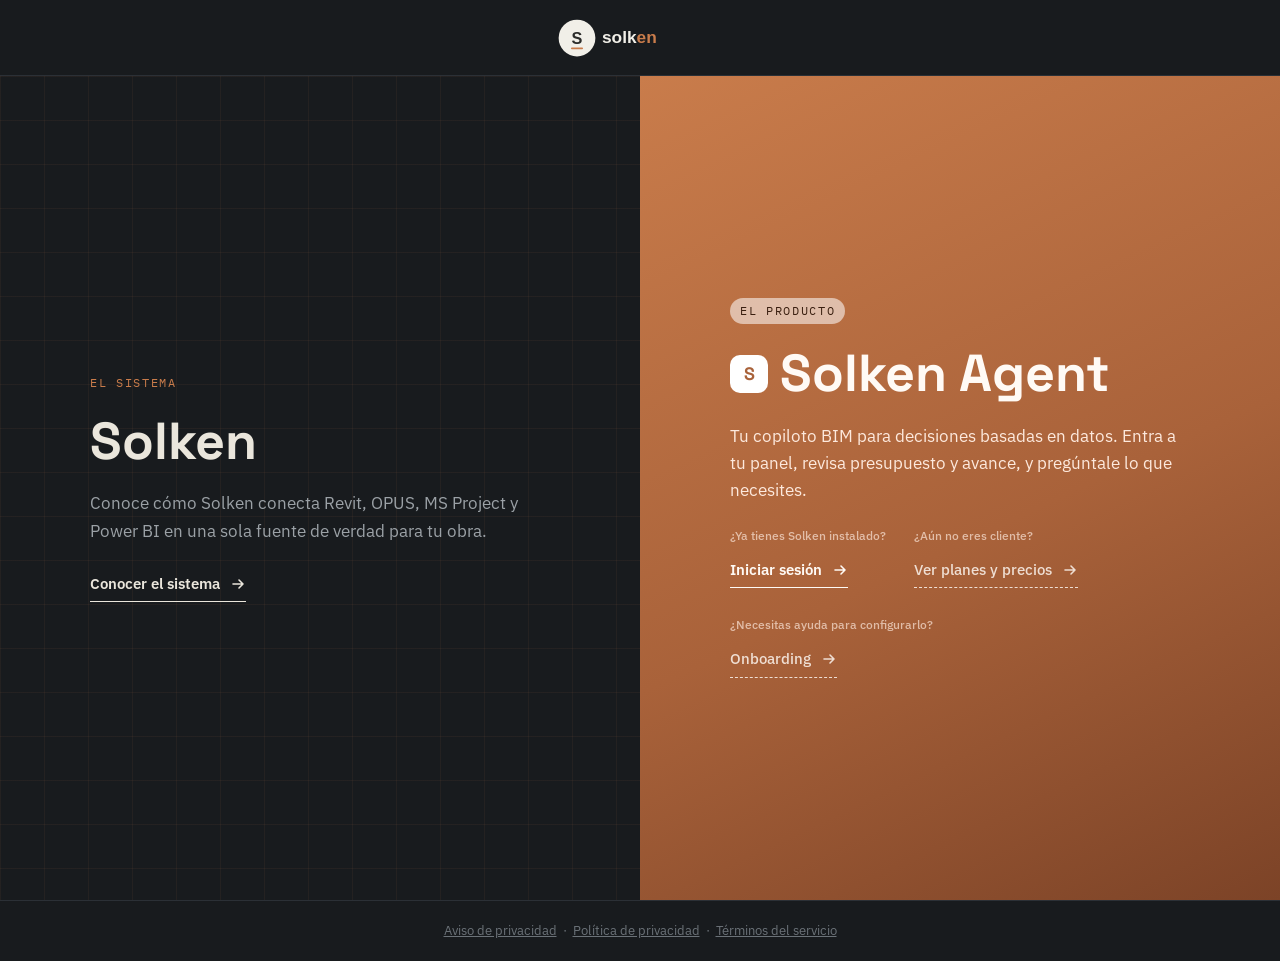
<file: index.html>
<!DOCTYPE html>
<html lang="es">
<head>
  <meta charset="UTF-8" />
  <meta name="viewport" content="width=device-width, initial-scale=1.0" />
  <title>Solken — El sistema y el agente de IA para tu obra</title>
  <meta name="description" content="Solken: el sistema que conecta Revit, OPUS, MS Project y Power BI, y Solken Agent, tu copiloto de IA para decisiones basadas en datos. Elige por dónde entrar." />

  <!-- Open Graph -->
  <meta property="og:type" content="website" />
  <meta property="og:title" content="Solken — El sistema y el agente de IA para tu obra" />
  <meta property="og:description" content="Las obras se salen de presupuesto cuando los datos no se hablan entre sí. Conoce el sistema o entra directo a Solken Agent." />
  <meta property="og:image" content="https://solkenbim.com/assets/img/og-image.png" />
  <meta property="og:image:width" content="1200" />
  <meta property="og:image:height" content="630" />
  <meta property="og:url" content="https://solkenbim.com/" />

  <!-- GitHub Pages sirve /index.html como alias de / sin redirect de servidor.
       Esto normaliza la URL en el navegador para evitar contenido duplicado
       (ver reporte "Duplicada: el usuario no ha indicado ninguna versión
       canónica" en Search Console, 2026-11-26). El <link rel="canonical">
       de arriba ya resuelve la señal para Google; este script es un
       refuerzo client-side para quien llegue directo a /index.html. -->
  <script>
    if (window.location.pathname.replace(/\/+$/, '').endsWith('/index.html')) {
      window.history.replaceState(null, '', '/');
    }
  </script>

  <link rel="preconnect" href="https://fonts.googleapis.com" />
  <link rel="preconnect" href="https://fonts.gstatic.com" crossorigin />
  <link href="https://fonts.googleapis.com/css2?family=Space+Grotesk:wght@500;600;700&family=IBM+Plex+Sans:wght@400;500;600&family=IBM+Plex+Mono:wght@400;500&display=swap" rel="stylesheet" />

  <link rel="stylesheet" href="css/styles.css" />

  <style>
    /* ===== Selector Solken / Solken Agent (2026-11-10) =====
       Página de entrada: reemplaza al home anterior en "/" -- el
       contenido completo del sitio (hero, secciones, etc.) se movió
       tal cual a /sistema/. Reutiliza los tokens de css/styles.css
       (--color-graphite, --color-copper, fuentes) para mantener la
       misma identidad, sin heredar el resto de los estilos del home
       (que asumen las secciones #inicio, #sistema, etc. que ya no
       viven aquí). */

    body.selector-body {
      margin: 0;
      min-height: 100vh;
      background: var(--color-graphite);
      font-family: var(--font-body);
    }

    .selector-topbar {
      display: flex;
      align-items: center;
      justify-content: center;
      height: var(--header-height);
      border-bottom: 1px solid var(--color-line-soft);
    }
    .selector-topbar img { height: 42px; display: block; }

    .selector-split {
      display: flex;
      flex-wrap: wrap;
      min-height: calc(100vh - var(--header-height));
    }

    .selector-pane {
      position: relative;
      flex: 1 1 420px;
      min-width: 320px;
      display: flex;
      align-items: center;
      justify-content: center;
      padding: 72px 48px;
      text-decoration: none;
      overflow: hidden;
      transition: flex-grow 260ms ease;
    }
    .selector-pane:hover { flex-grow: 1.3; }
    .selector-split:has(.selector-pane--sistema:hover) .selector-pane--agent { flex-grow: 0.7; }
    .selector-split:has(.selector-pane--agent:hover) .selector-pane--sistema { flex-grow: 0.7; }

    .selector-pane--sistema {
      background: var(--color-graphite);
    }
    .selector-pane--sistema .selector-grid {
      position: absolute; inset: 0; pointer-events: none;
      background-image:
        linear-gradient(rgba(201,124,75,0.07) 1px, transparent 1px),
        linear-gradient(90deg, rgba(201,124,75,0.07) 1px, transparent 1px);
      background-size: 44px 44px;
    }

    .selector-pane--agent {
      background: linear-gradient(155deg, var(--color-copper) 0%, #a9623a 55%, #7c4327 100%);
    }

    .selector-content {
      position: relative;
      max-width: 460px;
      display: flex;
      flex-direction: column;
      gap: 22px;
    }

    .selector-eyebrow {
      font-family: var(--font-mono);
      font-size: 12px;
      letter-spacing: 0.14em;
      text-transform: uppercase;
      width: fit-content;
    }
    .selector-pane--sistema .selector-eyebrow { color: var(--color-copper); }
    .selector-pane--agent .selector-eyebrow {
      color: #3a1f10;
      background: rgba(255,255,255,0.55);
      padding: 4px 10px;
      border-radius: 999px;
    }

    .selector-title {
      margin: 0;
      font-family: var(--font-display);
      font-weight: 700;
      font-size: 52px;
      line-height: 1.05;
    }
    .selector-pane--sistema .selector-title { color: var(--color-text); }
    .selector-pane--agent .selector-title { color: #fffaf5; }

    .selector-desc {
      margin: 0;
      font-size: 17px;
      line-height: 1.6;
    }
    .selector-pane--sistema .selector-desc { color: var(--color-text-dim); }
    .selector-pane--agent .selector-desc { color: #fde9dd; }

    .selector-cta {
      margin-top: 6px;
      display: inline-flex;
      align-items: center;
      gap: 10px;
      font-size: 15px;
      font-weight: 600;
      width: fit-content;
      padding-bottom: 6px;
      border-bottom: 1px solid currentColor;
      text-decoration: none;
    }
    .selector-pane--sistema .selector-cta { color: var(--color-text); }
    .selector-pane--agent .selector-cta { color: #fffaf5; }
    .selector-cta svg { transition: transform 180ms ease; }
    .selector-cta:hover svg { transform: translateX(4px); }

    .selector-cta-row {
      display: flex;
      flex-wrap: wrap;
      align-items: flex-start;
      gap: 28px;
    }
    .selector-cta-group {
      display: flex;
      flex-direction: column;
      gap: 8px;
    }
    .selector-cta-hint {
      font-size: 12px;
      font-weight: 500;
      color: #fde9dd;
      opacity: 0.68;
    }
    .selector-cta--secondary {
      font-weight: 500;
      opacity: 0.82;
      border-bottom-style: dashed;
    }
    .selector-cta--secondary:hover { opacity: 1; }

    .selector-pane--agent { cursor: default; }

    .selector-agent-mark {
      display: flex; align-items: center; gap: 12px;
    }
    .selector-agent-mark span.mark {
      width: 38px; height: 38px; border-radius: 10px; background: #fff;
      display: flex; align-items: center; justify-content: center;
      font-family: var(--font-display); font-weight: 700; color: #a9623a; font-size: 18px;
      flex-shrink: 0;
    }

    @media (max-width: 720px) {
      .selector-title { font-size: 40px; }
      .selector-pane { padding: 56px 32px; }
    }
  </style>
<script src="https://accounts.google.com/gsi/client" async defer></script>
<script src="/js/acceso-remoto.js" defer></script>
  <link rel="canonical" href="https://solkenbim.com/" />
</head>
<body class="selector-body">

  <div class="selector-topbar">
    <img src="assets/img/logo-nav.svg" alt="Solken" />
  </div>

  <div class="selector-split">

    <!-- SOLKEN: el sistema / sitio -->
    <a class="selector-pane selector-pane--sistema" href="/sistema/" aria-label="Conocer el sistema Solken">
      <div class="selector-grid" aria-hidden="true"></div>
      <div class="selector-content">
        <span class="selector-eyebrow">El sistema</span>
        <h1 class="selector-title">Solken</h1>
        <p class="selector-desc">
          Conoce cómo Solken conecta Revit, OPUS, MS&nbsp;Project y Power&nbsp;BI en una sola fuente de verdad para tu obra.
        </p>
        <span class="selector-cta">
          Conocer el sistema
          <svg width="16" height="16" viewBox="0 0 16 16" fill="none" aria-hidden="true">
            <path d="M3 8h10M9 4l4 4-4 4" stroke="currentColor" stroke-width="1.6" stroke-linecap="round" stroke-linejoin="round"/>
          </svg>
        </span>
      </div>
    </a>

    <!-- SOLKEN AGENT: el producto -->
    <div class="selector-pane selector-pane--agent" role="group" aria-label="Solken Agent">
      <div class="selector-content">
        <span class="selector-eyebrow">El producto</span>
        <div class="selector-agent-mark">
          <span class="mark">S</span>
          <h1 class="selector-title">Solken Agent</h1>
        </div>
        <p class="selector-desc">
          Tu copiloto BIM para decisiones basadas en datos. Entra a tu panel, revisa presupuesto y avance, y pregúntale lo que necesites.
        </p>
        <div class="selector-cta-row">
          <div class="selector-cta-group">
            <span class="selector-cta-hint">¿Ya tienes Solken instalado?</span>
            <a class="selector-cta selector-cta--primary" href="http://localhost:3002/agent/" title="Abre tu Solken Agent instalado en esta computadora">
              Iniciar sesión
              <svg width="16" height="16" viewBox="0 0 16 16" fill="none" aria-hidden="true">
                <path d="M3 8h10M9 4l4 4-4 4" stroke="currentColor" stroke-width="1.6" stroke-linecap="round" stroke-linejoin="round"/>
              </svg>
            </a>
          </div>
          <div class="selector-cta-group">
            <span class="selector-cta-hint">¿Aún no eres cliente?</span>
            <a class="selector-cta selector-cta--secondary" href="servicios.html">
              Ver planes y precios
              <svg width="16" height="16" viewBox="0 0 16 16" fill="none" aria-hidden="true">
                <path d="M3 8h10M9 4l4 4-4 4" stroke="currentColor" stroke-width="1.6" stroke-linecap="round" stroke-linejoin="round"/>
              </svg>
            </a>
          </div>
          <div class="selector-cta-group">
            <span class="selector-cta-hint">¿Necesitas ayuda para configurarlo?</span>
            <a class="selector-cta selector-cta--secondary" href="onboarding.html">
              Onboarding
              <svg width="16" height="16" viewBox="0 0 16 16" fill="none" aria-hidden="true">
                <path d="M3 8h10M9 4l4 4-4 4" stroke="currentColor" stroke-width="1.6" stroke-linecap="round" stroke-linejoin="round"/>
              </svg>
            </a>
          </div>
        </div>
      </div>
    </div>

  </div>
  <footer style="border-top:1px solid var(--color-line-soft); padding:20px 0; text-align:center;">
    <p style="font-size:13px; color:var(--color-text-faint); margin:0;">
               <a href="privacidad.html" style="color:inherit; text-decoration:underline;">Aviso de privacidad</a>
          &nbsp;·&nbsp;
          <a href="privacidad.html" style="color:inherit; text-decoration:underline;">Política de privacidad</a>
          &nbsp;·&nbsp;
          <a href="terminos.html" style="color:inherit; text-decoration:underline;">Términos del servicio</a>
    </p>
  </footer>
</body>
</html>
</file>
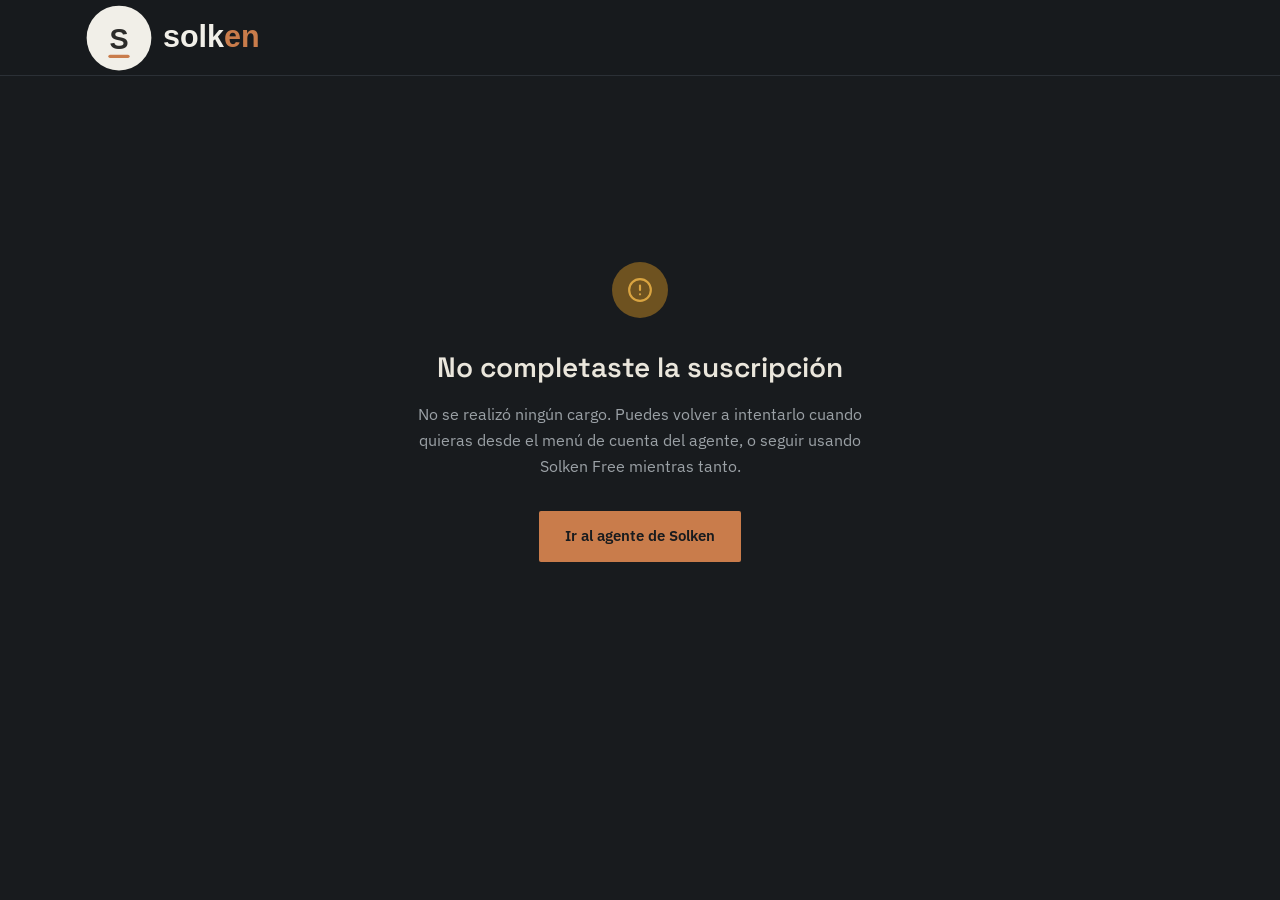
<file: suscripcion/cancelado/index.html>
<!DOCTYPE html>
<html lang="es">
<head>
  <meta charset="UTF-8" />
  <meta name="viewport" content="width=device-width, initial-scale=1.0" />
  <title>Suscripción no completada — Solken</title>
  <meta name="robots" content="noindex" />

  <link rel="preconnect" href="https://fonts.googleapis.com" />
  <link rel="preconnect" href="https://fonts.gstatic.com" crossorigin />
  <link href="https://fonts.googleapis.com/css2?family=Space+Grotesk:wght@500;600&family=IBM+Plex+Sans:wght@400;500;600&family=IBM+Plex+Mono:wght@400;500&display=swap" rel="stylesheet" />

  <link rel="stylesheet" href="../../css/styles.css" />
  <style>
    .status-page {
      min-height: calc(100vh - var(--header-height));
      display: flex;
      align-items: center;
      justify-content: center;
      padding: 48px 24px;
    }
    .status-card {
      max-width: 480px;
      text-align: center;
    }
    .status-icon {
      width: 56px;
      height: 56px;
      margin: 0 auto 28px;
      border-radius: 50%;
      background: var(--color-pending-dim);
      display: flex;
      align-items: center;
      justify-content: center;
    }
    .status-icon svg { width: 26px; height: 26px; }
    .status-card h1 {
      font-family: var(--font-display);
      font-size: 28px;
      font-weight: 600;
      margin-bottom: 14px;
      color: var(--color-text);
    }
    .status-card p {
      color: var(--color-text-dim);
      line-height: 1.6;
      margin-bottom: 32px;
    }
    .status-actions { display: flex; gap: 12px; justify-content: center; flex-wrap: wrap; }
  </style>
<script src="https://accounts.google.com/gsi/client" async defer></script>
<script src="/js/acceso-remoto.js" defer></script>
</head>
<body>

  <header class="site-header" id="top">
    <nav class="nav" aria-label="Navegación principal">
            <a class="nav__mark" href="https://solkenbim.com/sistema/#inicio" aria-label="Ir a inicio">
        <img src="../../assets/img/logo-nav.svg" alt="Solken" style="height: 74px; display: block;">
      </a>
    </nav>
  </header>

  <main>
    <section class="status-page">
      <div class="status-card">
        <div class="status-icon" aria-hidden="true">
          <svg viewBox="0 0 24 24" fill="none" stroke="var(--color-pending)" stroke-width="2" stroke-linecap="round" stroke-linejoin="round">
            <circle cx="12" cy="12" r="10"/>
            <line x1="12" y1="8" x2="12" y2="12"/>
            <line x1="12" y1="16" x2="12.01" y2="16"/>
          </svg>
        </div>
        <h1>No completaste la suscripción</h1>
        <p>
          No se realizó ningún cargo. Puedes volver a intentarlo cuando
          quieras desde el menú de cuenta del agente, o seguir usando
          Solken Free mientras tanto.
        </p>
        <div class="status-actions">
          <a href="http://localhost:3002/agent/" class="btn btn--primary">Ir al agente de Solken</a>
        </div>
      </div>
    </section>
  </main>

</body>
</html>
</file>
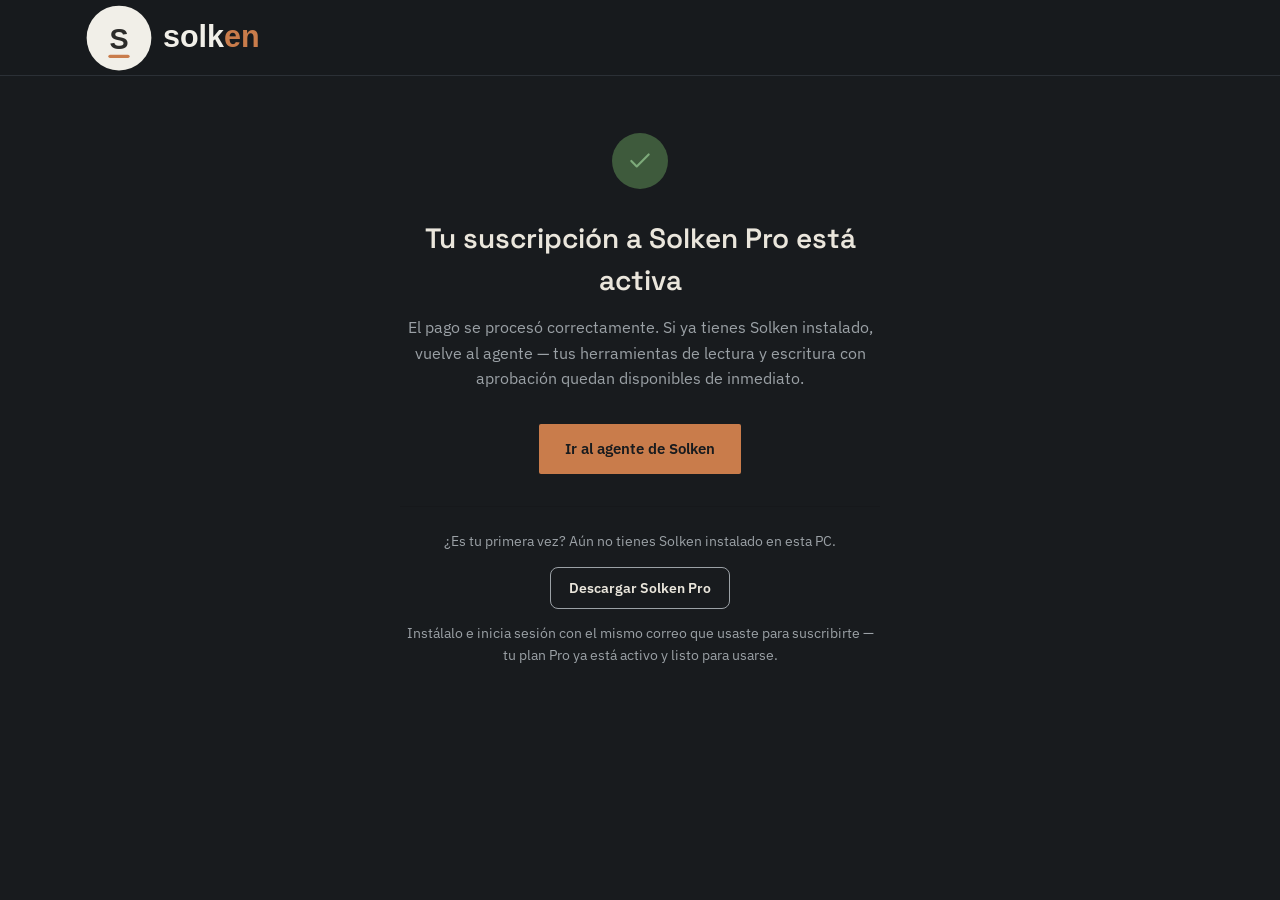
<file: suscripcion/exito/index.html>
<!DOCTYPE html>
<html lang="es">
<head>
  <meta charset="UTF-8" />
  <meta name="viewport" content="width=device-width, initial-scale=1.0" />
  <title>Suscripción activada — Solken</title>
  <meta name="robots" content="noindex" />

  <link rel="preconnect" href="https://fonts.googleapis.com" />
  <link rel="preconnect" href="https://fonts.gstatic.com" crossorigin />
  <link href="https://fonts.googleapis.com/css2?family=Space+Grotesk:wght@500;600&family=IBM+Plex+Sans:wght@400;500;600&family=IBM+Plex+Mono:wght@400;500&display=swap" rel="stylesheet" />

  <link rel="stylesheet" href="../../css/styles.css" />
  <style>
    .status-page {
      min-height: calc(100vh - var(--header-height));
      display: flex;
      align-items: center;
      justify-content: center;
      padding: 48px 24px;
    }
    .status-card {
      max-width: 480px;
      text-align: center;
    }
    .status-icon {
      width: 56px;
      height: 56px;
      margin: 0 auto 28px;
      border-radius: 50%;
      background: var(--color-verify-dim);
      display: flex;
      align-items: center;
      justify-content: center;
    }
    .status-icon svg { width: 26px; height: 26px; }
    .status-card h1 {
      font-family: var(--font-display);
      font-size: 28px;
      font-weight: 600;
      margin-bottom: 14px;
      color: var(--color-text);
    }
    .status-card p {
      color: var(--color-text-dim);
      line-height: 1.6;
      margin-bottom: 32px;
    }
    .status-actions { display: flex; gap: 12px; justify-content: center; flex-wrap: wrap; }
    .status-divider {
      margin: 32px 0 24px;
      padding-top: 24px;
      border-top: 1px solid var(--color-border, rgba(0,0,0,.1));
    }
    .status-divider p {
      font-size: .85rem;
      margin-bottom: 14px;
    }
    .btn--secondary {
      display: inline-block;
      font-size: .85rem;
      font-weight: 600;
      padding: 10px 18px;
      border-radius: 8px;
      text-decoration: none;
      border: 1px solid var(--color-text-dim, #999);
      color: var(--color-text, inherit);
    }
    .btn--secondary:hover { opacity: .8; }
  </style>
<script src="https://accounts.google.com/gsi/client" async defer></script>
<script src="/js/acceso-remoto.js" defer></script>
</head>
<body>

  <header class="site-header" id="top">
    <nav class="nav" aria-label="Navegación principal">
      <a class="nav__mark" href="https://solkenbim.com/sistema/#inicio" aria-label="Ir a inicio">
        <img src="../../assets/img/logo-nav.svg" alt="Solken" style="height: 74px; display: block;">
      </a>
    </nav>
  </header>

  <main>
    <section class="status-page">
      <div class="status-card">
        <div class="status-icon" aria-hidden="true">
          <svg viewBox="0 0 24 24" fill="none" stroke="var(--color-verify)" stroke-width="2" stroke-linecap="round" stroke-linejoin="round">
            <path d="M20 6L9 17l-5-5"/>
          </svg>
        </div>
        <h1>Tu suscripción a Solken Pro está activa</h1>
        <p>
          El pago se procesó correctamente. Si ya tienes Solken instalado,
          vuelve al agente — tus herramientas de lectura y escritura con
          aprobación quedan disponibles de inmediato.
        </p>
        <div class="status-actions">
          <a href="http://localhost:3002/agent/" class="btn btn--primary">Ir al agente de Solken</a>
        </div>

        <div class="status-divider">
          <p>¿Es tu primera vez? Aún no tienes Solken instalado en esta PC.</p>
          <a href="https://github.com/solken-bim-mx/control-bim-integrado/releases/download/v1.0.0-pro/Solken-pro-Setup-1.0.0.exe" class="btn--secondary">
            Descargar Solken Pro
          </a>
          <p style="margin-top: 14px; margin-bottom: 0;">
            Instálalo e inicia sesión con el mismo correo que usaste para
            suscribirte — tu plan Pro ya está activo y listo para usarse.
          </p>
        </div>
      </div>
    </section>
  </main>

</body>
</html>
</file>
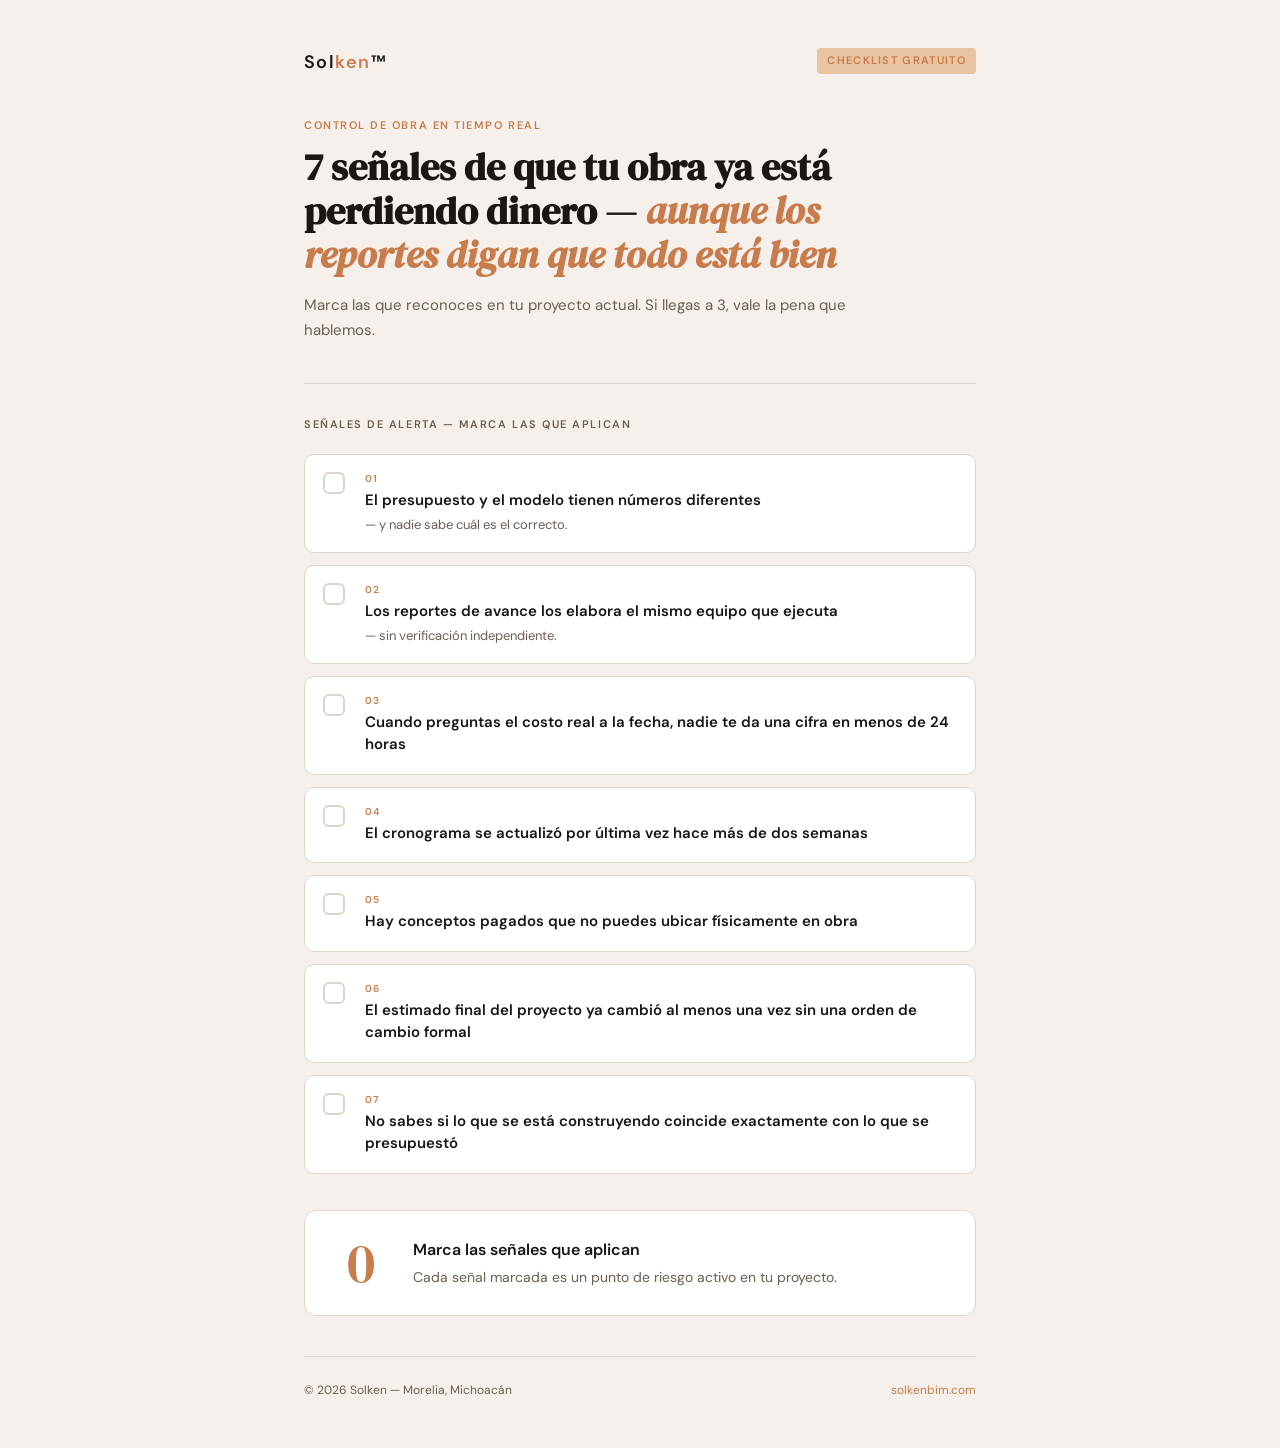
<file: checklist.html>
<!doctype html><html><head><meta charset=utf8><meta name=viewport content="width=device-width,initial-scale=1,viewport-fit=cover"><style>:root{color-scheme:light;box-sizing:border-box;padding-top:env(safe-area-inset-top,0px);padding-bottom:env(safe-area-inset-bottom,0px)}html{scroll-padding-top:env(safe-area-inset-top,0px)}body{margin:0;padding:0;font:14px -apple-system,BlinkMacSystemFont,sans-serif;background:#fff;color:#000}img{max-width:100%}[hidden]:not([hidden=until-found i]){display:none!important}</style>  <link rel="canonical" href="https://solkenbim.com/checklist.html" />
</head><body>
<title>Solken — Checklist de Obra</title>
<style>
  @import url('https://fonts.googleapis.com/css2?family=DM+Serif+Display:ital@0;1&family=DM+Sans:wght@400;500;600&display=swap');

  :root {
    --bg: #F5F0EB;
    --fg: #1A1612;
    --copper: #C97C4B;
    --copper-light: #E8C4A0;
    --mid: #6B5E52;
    --card: #FFFFFF;
    --border: #DDD5CC;
  }

  @media (prefers-color-scheme: dark) {
    :root:not([data-theme="light"]) {
      --bg: #1A1612;
      --fg: #F0EAE3;
      --copper: #D4935E;
      --copper-light: #5C3D22;
      --mid: #A89080;
      --card: #251E18;
      --border: #3D3028;
      color-scheme: dark;
    }
  }
  :root[data-theme="dark"] {
    --bg: #1A1612;
    --fg: #F0EAE3;
    --copper: #D4935E;
    --copper-light: #5C3D22;
    --mid: #A89080;
    --card: #251E18;
    --border: #3D3028;
    color-scheme: dark;
  }

  *, *::before, *::after { box-sizing: border-box; margin: 0; padding: 0; }

  body {
    background: var(--bg);
    color: var(--fg);
    font-family: 'DM Sans', system-ui, sans-serif;
    font-size: 16px;
    line-height: 1.6;
    padding-inline: 24px;
    padding-block: 48px;
    max-width: 720px;
    margin-inline: auto;
  }

  /* Header */
  .header {
    display: flex;
    align-items: flex-start;
    justify-content: space-between;
    gap: 16px;
    margin-bottom: 40px;
    flex-wrap: wrap;
  }

  .brand {
    font-family: 'DM Sans', sans-serif;
    font-weight: 600;
    font-size: 18px;
    letter-spacing: 0.08em;
    color: var(--fg);
  }

  .brand span { color: var(--copper); }

  .tag {
    font-size: 11px;
    font-weight: 600;
    letter-spacing: 0.12em;
    text-transform: uppercase;
    color: var(--copper);
    background: var(--copper-light);
    padding: 4px 10px;
    border-radius: 4px;
    white-space: nowrap;
  }

  /* Hero */
  .hero {
    margin-bottom: 40px;
  }

  .hero__label {
    font-size: 11px;
    font-weight: 600;
    letter-spacing: 0.14em;
    text-transform: uppercase;
    color: var(--copper);
    margin-bottom: 12px;
  }

  .hero__title {
    font-family: 'DM Serif Display', Georgia, serif;
    font-size: clamp(26px, 5vw, 38px);
    line-height: 1.15;
    color: var(--fg);
    text-wrap: balance;
    margin-bottom: 16px;
  }

  .hero__title em {
    font-style: italic;
    color: var(--copper);
  }

  .hero__sub {
    font-size: 15px;
    color: var(--mid);
    max-width: 560px;
    line-height: 1.65;
  }

  /* Divider */
  hr {
    border: none;
    border-top: 1px solid var(--border);
    margin-block: 32px;
  }

  /* Checklist */
  .checklist-label {
    font-size: 11px;
    font-weight: 600;
    letter-spacing: 0.14em;
    text-transform: uppercase;
    color: var(--mid);
    margin-bottom: 20px;
  }

  .checklist {
    display: flex;
    flex-direction: column;
    gap: 12px;
    margin-bottom: 36px;
  }

  .item {
    display: grid;
    grid-template-columns: 28px 1fr;
    gap: 14px;
    align-items: start;
    background: var(--card);
    border: 1px solid var(--border);
    border-radius: 10px;
    padding: 16px 18px;
    cursor: pointer;
    transition: border-color 0.15s;
  }

  .item:hover { border-color: var(--copper); }
  .item.checked { border-color: var(--copper); background: var(--copper-light); }

  .checkbox {
    width: 22px;
    height: 22px;
    border: 2px solid var(--border);
    border-radius: 6px;
    flex-shrink: 0;
    margin-top: 1px;
    display: flex;
    align-items: center;
    justify-content: center;
    transition: all 0.15s;
  }

  .item.checked .checkbox {
    background: var(--copper);
    border-color: var(--copper);
  }

  .checkbox::after {
    content: '';
    display: none;
    width: 6px;
    height: 10px;
    border: 2px solid white;
    border-top: none;
    border-left: none;
    transform: rotate(45deg) translate(-1px, -1px);
  }

  .item.checked .checkbox::after { display: block; }

  .item__num {
    font-size: 10px;
    font-weight: 600;
    color: var(--copper);
    letter-spacing: 0.06em;
    margin-bottom: 2px;
  }

  .item__text {
    font-size: 15px;
    color: var(--fg);
    line-height: 1.5;
  }

  .item__text strong {
    font-weight: 600;
    display: block;
    margin-bottom: 2px;
  }

  .item__text span {
    font-size: 13px;
    color: var(--mid);
  }

  /* Score */
  .score-box {
    background: var(--card);
    border: 1px solid var(--border);
    border-radius: 12px;
    padding: 24px;
    margin-bottom: 32px;
    display: flex;
    align-items: center;
    gap: 20px;
    flex-wrap: wrap;
  }

  .score-num {
    font-family: 'DM Serif Display', serif;
    font-size: 56px;
    line-height: 1;
    color: var(--copper);
    font-variant-numeric: tabular-nums;
    min-width: 64px;
    text-align: center;
  }

  .score-text { flex: 1; min-width: 200px; }

  .score-text p {
    font-size: 14px;
    color: var(--mid);
    line-height: 1.55;
  }

  .score-text strong {
    font-size: 16px;
    font-weight: 600;
    color: var(--fg);
    display: block;
    margin-bottom: 4px;
  }

  /* CTA */
  .cta {
    background: var(--fg);
    color: var(--bg);
    border-radius: 12px;
    padding: 28px 24px;
    display: flex;
    flex-direction: column;
    gap: 12px;
  }

  .cta__title {
    font-family: 'DM Serif Display', serif;
    font-size: 20px;
    line-height: 1.3;
  }

  .cta__sub {
    font-size: 14px;
    opacity: 0.7;
    line-height: 1.55;
  }

  .cta__link {
    display: inline-block;
    margin-top: 4px;
    background: var(--copper);
    color: white;
    font-weight: 600;
    font-size: 14px;
    padding: 12px 22px;
    border-radius: 8px;
    text-decoration: none;
    align-self: flex-start;
    letter-spacing: 0.02em;
  }

  .cta__link:hover { opacity: 0.9; }

  /* Footer */
  .footer {
    margin-top: 40px;
    padding-top: 24px;
    border-top: 1px solid var(--border);
    display: flex;
    justify-content: space-between;
    align-items: center;
    flex-wrap: wrap;
    gap: 8px;
  }

  .footer p {
    font-size: 12px;
    color: var(--mid);
  }

  .footer a {
    color: var(--copper);
    text-decoration: none;
  }
</style>

<div class="header">
  <div class="brand">Sol<span>ken</span>™</div>
  <div class="tag">Checklist gratuito</div>
</div>

<div class="hero">
  <p class="hero__label">Control de obra en tiempo real</p>
  <h1 class="hero__title">7 señales de que tu obra ya está perdiendo dinero — <em>aunque los reportes digan que todo está bien</em></h1>
  <p class="hero__sub">Marca las que reconoces en tu proyecto actual. Si llegas a 3, vale la pena que hablemos.</p>
</div>

<hr>

<p class="checklist-label">Señales de alerta — marca las que aplican</p>

<div class="checklist" id="checklist">
  <div class="item" onclick="toggle(this)">
    <div class="checkbox"></div>
    <div>
      <div class="item__num">01</div>
      <div class="item__text">
        <strong>El presupuesto y el modelo tienen números diferentes</strong>
        <span>— y nadie sabe cuál es el correcto.</span>
      </div>
    </div>
  </div>

  <div class="item" onclick="toggle(this)">
    <div class="checkbox"></div>
    <div>
      <div class="item__num">02</div>
      <div class="item__text">
        <strong>Los reportes de avance los elabora el mismo equipo que ejecuta</strong>
        <span>— sin verificación independiente.</span>
      </div>
    </div>
  </div>

  <div class="item" onclick="toggle(this)">
    <div class="checkbox"></div>
    <div>
      <div class="item__num">03</div>
      <div class="item__text">
        <strong>Cuando preguntas el costo real a la fecha, nadie te da una cifra en menos de 24 horas</strong>
        <span></span>
      </div>
    </div>
  </div>

  <div class="item" onclick="toggle(this)">
    <div class="checkbox"></div>
    <div>
      <div class="item__num">04</div>
      <div class="item__text">
        <strong>El cronograma se actualizó por última vez hace más de dos semanas</strong>
        <span></span>
      </div>
    </div>
  </div>

  <div class="item" onclick="toggle(this)">
    <div class="checkbox"></div>
    <div>
      <div class="item__num">05</div>
      <div class="item__text">
        <strong>Hay conceptos pagados que no puedes ubicar físicamente en obra</strong>
        <span></span>
      </div>
    </div>
  </div>

  <div class="item" onclick="toggle(this)">
    <div class="checkbox"></div>
    <div>
      <div class="item__num">06</div>
      <div class="item__text">
        <strong>El estimado final del proyecto ya cambió al menos una vez sin una orden de cambio formal</strong>
        <span></span>
      </div>
    </div>
  </div>

  <div class="item" onclick="toggle(this)">
    <div class="checkbox"></div>
    <div>
      <div class="item__num">07</div>
      <div class="item__text">
        <strong>No sabes si lo que se está construyendo coincide exactamente con lo que se presupuestó</strong>
        <span></span>
      </div>
    </div>
  </div>
</div>

<div class="score-box">
  <div class="score-num" id="score">0</div>
  <div class="score-text">
    <strong id="score-title">Marca las señales que aplican</strong>
    <p id="score-desc">Cada señal marcada es un punto de riesgo activo en tu proyecto.</p>
  </div>
</div>

<div class="cta" id="cta-block" style="display:none">
  <div class="cta__title">Tu obra tiene señales activas de riesgo financiero.</div>
  <p class="cta__sub">Solken conecta modelo, presupuesto y avance en un solo sistema de control — para que los errores aparezcan en pantalla antes de que lleguen a la cuenta final.</p>
  <a href="mailto:solkenbim@gmail.com?subject=Checklist%20de%20obra%20-%20quiero%20platicar" class="cta__link">Agendar una conversación →</a>
</div>

<div class="footer">
  <p>© 2026 Solken — Morelia, Michoacán</p>
  <p><a href="https://solkenbim.com/">solkenbim.com</a></p>
</div>

<script>
  function toggle(el) {
    el.classList.toggle('checked');
    update();
  }

  function update() {
    const checked = document.querySelectorAll('.item.checked').length;
    const score = document.getElementById('score');
    const title = document.getElementById('score-title');
    const desc = document.getElementById('score-desc');
    const cta = document.getElementById('cta-block');

    score.textContent = checked;

    if (checked === 0) {
      title.textContent = 'Marca las señales que aplican';
      desc.textContent = 'Cada señal marcada es un punto de riesgo activo en tu proyecto.';
      cta.style.display = 'none';
    } else if (checked <= 2) {
      title.textContent = checked === 1 ? '1 señal activa' : `${checked} señales activas`;
      desc.textContent = 'Tu proyecto tiene puntos de atención. Vale la pena revisarlos antes de que avancen.';
      cta.style.display = 'none';
    } else {
      title.textContent = `${checked} señales activas — zona de riesgo`;
      desc.textContent = 'Con 3 o más señales, los sobrecostos no son una posibilidad: son una tendencia en curso.';
      cta.style.display = 'flex';
    }
  }
</script>

</body></html>
</file>
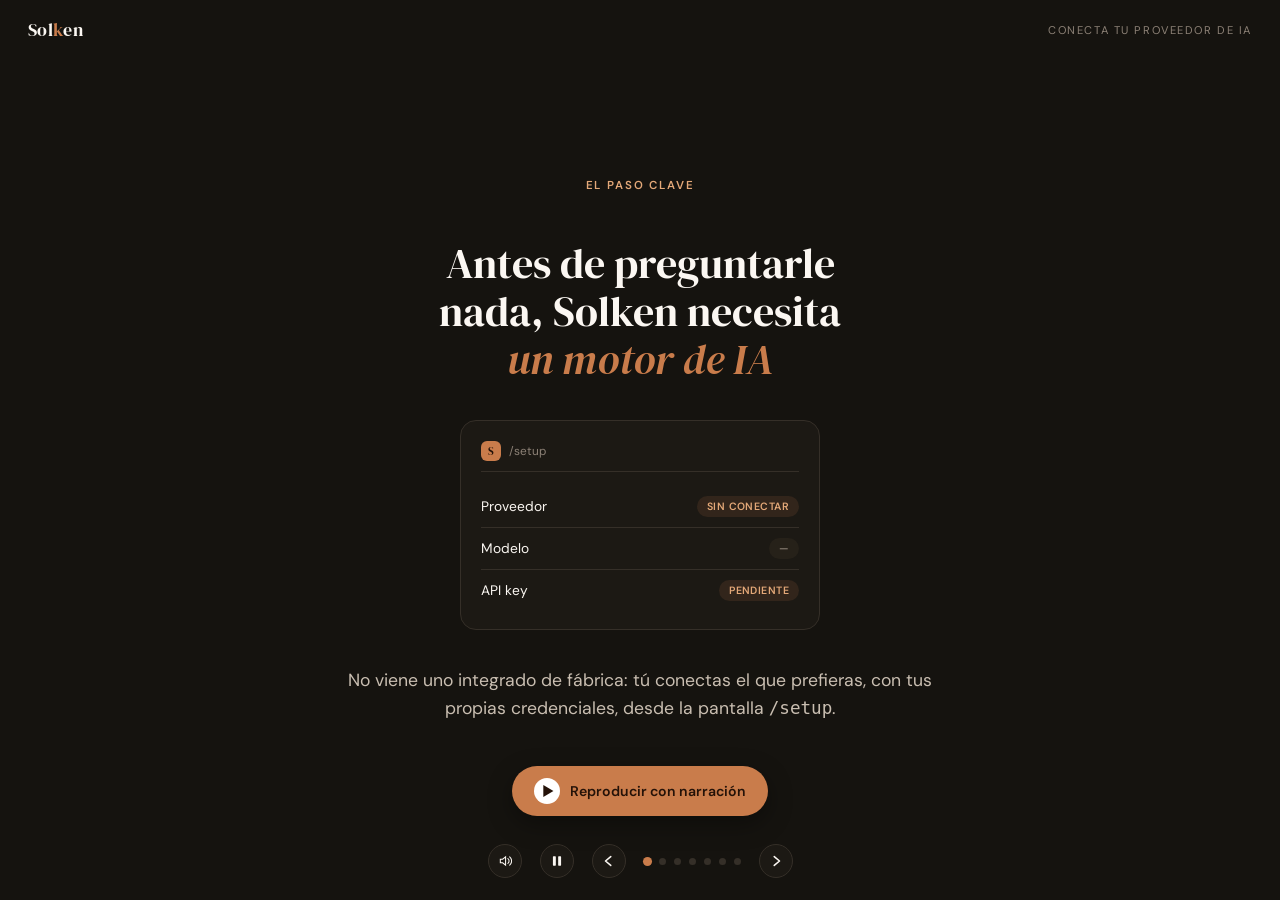
<file: conecta-tu-ia.html>
<!DOCTYPE html>
<html lang="es">
<head>
<meta charset="UTF-8" />
<meta name="viewport" content="width=device-width, initial-scale=1.0" />
<title>Conecta tu proveedor de IA</title>

<link rel="preconnect" href="https://fonts.googleapis.com" />
<link rel="preconnect" href="https://fonts.gstatic.com" crossorigin />
<link href="https://fonts.googleapis.com/css2?family=DM+Serif+Display:ital@0;1&family=DM+Sans:wght@400;500;600;700&display=swap" rel="stylesheet" />

<style>
  /*
    Mismo plan visual que que-es-solken-agent.html (copper-on-graphite,
    seis escenas auto-avanzables) para que la serie de onboarding se
    sienta como un solo sistema. Aquí: por qué conectar tu propio
    proveedor de IA importa, y por qué Solken se diseñó así.
  */
  :root {
    --bg:        #15130F;
    --bg-panel:  #1C1914;
    --fg:        #FBF7F2;
    --fg-dim:    #C9BEB1;
    --fg-faint:  #8C8176;
    --copper:    #C97C4B;
    --copper-lt: #E3A878;
    --line:      #352F28;
    --green:     #4CAF78;

    --font-display: 'DM Serif Display', Georgia, serif;
    --font-body:    'DM Sans', system-ui, sans-serif;
  }

  * { box-sizing: border-box; }

  html, body { height: 100%; margin: 0; }

  body {
    background: var(--bg);
    color: var(--fg);
    font-family: var(--font-body);
    display: flex;
    flex-direction: column;
    overflow: hidden;
  }

  @media (prefers-reduced-motion: reduce) {
    * { animation-duration: 0.01ms !important; animation-iteration-count: 1 !important; transition-duration: 0.01ms !important; }
  }

  /* ───────── top bar ───────── */
  .topbar {
    display: flex;
    align-items: center;
    justify-content: space-between;
    padding: 18px 28px;
    flex: 0 0 auto;
  }
  .wordmark { font-family: var(--font-display); font-size: 1.1rem; letter-spacing: .02em; }
  .wordmark span { color: var(--copper); }
  .topbar-label {
    font-family: var(--font-body);
    font-size: .7rem;
    letter-spacing: .14em;
    text-transform: uppercase;
    color: var(--fg-faint);
  }

  /* ───────── stage ───────── */
  .stage { position: relative; flex: 1 1 auto; overflow: hidden; }

  .scene {
    position: absolute;
    inset: 0;
    display: flex;
    flex-direction: column;
    align-items: center;
    justify-content: center;
    gap: clamp(20px, 4vh, 40px);
    padding: 24px clamp(20px, 6vw, 80px);
    opacity: 0;
    transform: translateX(24px);
    pointer-events: none;
    transition: opacity .5s ease, transform .5s ease;
    text-align: center;
  }
  .scene.is-active { opacity: 1; transform: translateX(0); pointer-events: auto; }
  .scene.is-prev { transform: translateX(-24px); }

  .scene-eyebrow {
    font-size: .72rem;
    font-weight: 600;
    letter-spacing: .16em;
    text-transform: uppercase;
    color: var(--copper-lt);
  }
  .scene-title {
    font-family: var(--font-display);
    font-weight: 400;
    font-size: clamp(1.6rem, 4vw, 2.6rem);
    line-height: 1.15;
    margin: 0;
    max-width: 20ch;
    text-wrap: balance;
  }
  .scene-title em { font-style: italic; color: var(--copper); }
  .scene-body {
    font-size: clamp(.95rem, 1.6vw, 1.1rem);
    color: var(--fg-dim);
    max-width: 52ch;
    line-height: 1.6;
    margin: 0;
  }

  /* ───────── scene 0: el paso ───────── */
  .setup-card {
    width: min(360px, 86vw);
    background: var(--bg-panel);
    border: 1px solid var(--line);
    border-radius: 16px;
    padding: 20px 20px 18px;
    text-align: left;
  }
  .setup-head { display:flex; align-items:center; gap:8px; font-size:.74rem; color:var(--fg-faint); padding-bottom:10px; border-bottom:1px solid var(--line); margin-bottom:14px; }
  .setup-dot { width:20px; height:20px; border-radius:6px; background:var(--copper); display:flex; align-items:center; justify-content:center; font-family:var(--font-display); font-size:.7rem; color:#241208; flex-shrink:0; }
  .setup-row { display:flex; align-items:center; justify-content:space-between; gap:10px; padding:10px 0; border-bottom:1px solid var(--line); opacity:0; transform:translateY(6px); animation: rise .45s ease forwards; }
  .setup-row:last-child { border-bottom:none; }
  .setup-row:nth-child(2) { animation-delay: .15s; }
  .setup-row:nth-child(3) { animation-delay: .35s; }
  .setup-row:nth-child(4) { animation-delay: .55s; }
  .setup-row:nth-child(5) { animation-delay: .75s; }
  .setup-label { font-size:.86rem; color:var(--fg); }
  .setup-pill { font-size:.66rem; font-weight:600; letter-spacing:.04em; text-transform:uppercase; padding:4px 10px; border-radius:20px; background:#262119; color:var(--fg-faint); }
  .setup-pill.is-empty { color: var(--copper-lt); background: rgba(201,124,75,.12); }
  @keyframes rise { to { opacity: 1; transform: translateY(0); } }

  /* ───────── scene 1 + 2: candado / balanza ───────── */
  .icon-badge {
    width: 92px; height: 92px;
    border-radius: 50%;
    background: var(--bg-panel);
    border: 1px solid var(--line);
    display: flex; align-items: center; justify-content: center;
    animation: pulse 2.4s ease-out infinite;
  }
  .icon-badge svg { width: 38px; height: 38px; color: var(--copper); }
  @keyframes pulse {
    0%   { box-shadow: 0 0 0 0 rgba(201,124,75,.4); }
    70%  { box-shadow: 0 0 0 20px rgba(201,124,75,0); }
    100% { box-shadow: 0 0 0 0 rgba(201,124,75,0); }
  }
  .flow-row { display:flex; align-items:center; gap:10px; flex-wrap:wrap; justify-content:center; }
  .flow-chip { background:var(--bg-panel); border:1px solid var(--line); border-radius:10px; padding:10px 14px; font-size:.78rem; color:var(--fg-dim); }
  .flow-chip.is-you { border-color: var(--copper); color: var(--fg); }
  .flow-arrow { color: var(--copper); font-size: 1rem; }

  /* ───────── scene 3: pantalla /setup mockup ───────── */
  .provider-grid {
    display: grid;
    grid-template-columns: repeat(2, minmax(150px, 1fr));
    gap: 12px;
    max-width: 520px;
  }
  .provider-card {
    background: var(--bg-panel);
    border: 1px solid var(--line);
    border-radius: 12px;
    padding: 14px 16px;
    text-align: left;
    opacity: 0;
    transform: translateY(10px);
    animation: rise .5s ease forwards;
  }
  .provider-card:nth-child(1) { animation-delay: .1s; border-color: var(--copper); }
  .provider-card:nth-child(2) { animation-delay: .3s; }
  .provider-card:nth-child(3) { animation-delay: .5s; }
  .provider-card:nth-child(4) { animation-delay: .7s; }
  .provider-card h4 { margin: 0 0 4px; font-size: .9rem; color: var(--fg); }
  .provider-card p { margin: 0 0 8px; font-size: .76rem; color: var(--fg-faint); line-height: 1.5; }
  .provider-badge { display:inline-block; font-size:.6rem; font-weight:600; letter-spacing:.06em; text-transform:uppercase; color: var(--copper-lt); margin-bottom:6px; }
  .provider-link {
    font-size: .74rem;
    font-weight: 600;
    color: var(--copper-lt);
    text-decoration: none;
    display: inline-flex;
    align-items: center;
    gap: 4px;
  }
  .provider-link:hover { color: var(--copper); }

  /* ───────── scene 5: cta ───────── */
  .cta-row { display: flex; gap: 14px; flex-wrap: wrap; justify-content: center; }
  .cta-btn {
    font-size: .9rem; font-weight: 600; padding: 12px 22px;
    border-radius: 999px; text-decoration: none;
    display: inline-flex; align-items: center; gap: 8px;
  }
  .cta-btn--primary { background: var(--copper); color: #241208; }
  .cta-btn--ghost { border: 1px solid var(--line); color: var(--fg); }

  /* ───────── controls ───────── */
  .controls { flex: 0 0 auto; display: flex; align-items: center; justify-content: center; gap: 18px; padding: 16px 20px 22px; }
  .ctrl-btn { width: 34px; height: 34px; border-radius: 50%; border: 1px solid var(--line); background: var(--bg-panel); color: var(--fg); display: flex; align-items: center; justify-content: center; cursor: pointer; }
  .ctrl-btn:hover { border-color: var(--copper); }
  .dots { display: flex; gap: 8px; }
  .dot { width: 7px; height: 7px; border-radius: 50%; background: var(--line); cursor: pointer; border: none; padding: 0; transition: background .2s, transform .2s; }
  .dot.is-on { background: var(--copper); transform: scale(1.3); }

  .play-overlay {
    position: fixed; left: 50%; bottom: 84px; transform: translateX(-50%);
    display: flex; align-items: center; gap: 10px;
    background: var(--copper); color: #241208; border: none; border-radius: 999px;
    padding: 12px 22px; font-family: var(--font-body); font-size: .88rem; font-weight: 600;
    cursor: pointer; z-index: 20; box-shadow: 0 8px 24px rgba(0,0,0,.35);
  }
  .play-overlay-icon { width: 26px; height: 26px; border-radius: 50%; background: #fff; display: flex; align-items: center; justify-content: center; }
  #muteBtn.is-muted { border-color: var(--copper); color: var(--copper-lt); }

  @media (max-width: 480px) { .provider-grid { grid-template-columns: 1fr; } }

  /* embebido en un iframe bajo: comprime todo verticalmente */
  @media (max-height: 680px) {
    .stage { padding-block: 10px; }
    .scene { gap: clamp(10px, 2.2vh, 20px); padding-block: 10px; }
    .scene-title { font-size: clamp(1.25rem, 3.2vw, 1.9rem); margin: 0; }
    .scene-body { font-size: .85rem; }
    .setup-card { padding: 14px 14px 12px; }
    .provider-card { padding: 10px 12px; }
  }
</style>
  <link rel="canonical" href="https://solkenbim.com/conecta-tu-ia.html" />
</head>
<body data-theme="dark">

  <div class="topbar">
    <span class="wordmark">Sol<span>k</span>en</span>
    <span class="topbar-label">Conecta tu proveedor de IA</span>
  </div>

  <div class="stage" id="stage">

    <!-- SCENE 0 -->
    <section class="scene" data-scene="0">
      <p class="scene-eyebrow">El paso clave</p>
      <h1 class="scene-title">Antes de preguntarle nada, Solken necesita <em>un motor de IA</em></h1>
      <div class="setup-card">
        <div class="setup-head"><span class="setup-dot">S</span> /setup</div>
        <div class="setup-row"><span class="setup-label">Proveedor</span><span class="setup-pill is-empty">Sin conectar</span></div>
        <div class="setup-row"><span class="setup-label">Modelo</span><span class="setup-pill">—</span></div>
        <div class="setup-row"><span class="setup-label">API key</span><span class="setup-pill is-empty">Pendiente</span></div>
      </div>
      <p class="scene-body">No viene uno integrado de fábrica: tú conectas el que prefieras, con tus propias credenciales, desde la pantalla <code>/setup</code>.</p>
    </section>

    <!-- SCENE 1 -->
    <section class="scene" data-scene="1">
      <p class="scene-eyebrow">Por qué importa</p>
      <h1 class="scene-title">Tus datos de obra pasan por <em>tu cuenta</em>, no por la nuestra</h1>
      <div class="flow-row">
        <div class="flow-chip is-you">Tu equipo</div>
        <span class="flow-arrow">→</span>
        <div class="icon-badge"><svg viewBox="0 0 24 24" fill="none" stroke="currentColor" stroke-width="1.6"><rect x="5" y="11" width="14" height="9" rx="2"/><path d="M8 11V8a4 4 0 018 0v3"/></svg></div>
        <span class="flow-arrow">→</span>
        <div class="flow-chip">Tu proveedor de IA</div>
      </div>
      <p class="scene-body">Lo que le preguntas a Solken sobre tu presupuesto, tu avance o tus matrices viaja directo de tu equipo al proveedor que elegiste, con tu propia llave. Solken nunca actúa como intermediario de esos datos.</p>
    </section>

    <!-- SCENE 2 -->
    <section class="scene" data-scene="2">
      <p class="scene-eyebrow">Por qué importa</p>
      <h1 class="scene-title">Pagas exactamente lo que usas — <em>sin márgenes</em></h1>
      <div class="icon-badge"><svg viewBox="0 0 24 24" fill="none" stroke="currentColor" stroke-width="1.6"><path d="M12 3v18M7 7h7a3 3 0 010 6H8a3 3 0 000 6h8"/></svg></div>
      <p class="scene-body">Cada proveedor te cobra solo lo que realmente consumes, a su propio precio, sin que Solken le agregue un margen. Ves exactamente cuánto gastas, directo en tu cuenta de Claude, OpenAI, DeepSeek u Ollama.</p>
    </section>

    <!-- SCENE 3 -->
    <section class="scene" data-scene="3">
      <p class="scene-eyebrow">El producto</p>
      <h1 class="scene-title">La pantalla <em>/setup</em>: cuatro proveedores, una sola pantalla</h1>
      <div class="provider-grid">
        <div class="provider-card">
          <span class="provider-badge">Recomendado</span>
          <h4>Claude (Anthropic)</h4>
          <p>Mejor razonamiento técnico para presupuesto y cronograma complejos.</p>
          <a class="provider-link" href="https://console.anthropic.com/settings/keys" target="_blank" rel="noopener">Conseguir API key →</a>
        </div>
        <div class="provider-card">
          <span class="provider-badge">Alternativa</span>
          <h4>OpenAI</h4>
          <p>Ampliamente usado, buen equilibrio de costo y capacidad.</p>
          <a class="provider-link" href="https://platform.openai.com/api-keys" target="_blank" rel="noopener">Conseguir API key →</a>
        </div>
        <div class="provider-card">
          <span class="provider-badge">Económico</span>
          <h4>DeepSeek</h4>
          <p>Precio por token más bajo, buena opción para consultas frecuentes.</p>
          <a class="provider-link" href="https://platform.deepseek.com" target="_blank" rel="noopener">Conseguir API key →</a>
        </div>
        <div class="provider-card">
          <span class="provider-badge">100% privado</span>
          <h4>Ollama (local)</h4>
          <p>Corre en tu máquina, sin internet ni llave — ideal con señal limitada en obra.</p>
          <a class="provider-link" href="https://ollama.com/download" target="_blank" rel="noopener">Descargar Ollama →</a>
        </div>
      </div>
    </section>

    <!-- SCENE 4 -->
    <section class="scene" data-scene="4">
      <p class="scene-eyebrow">Por qué se diseñó así</p>
      <h1 class="scene-title">Elige el motor según <em>cómo trabajas</em></h1>
      <p class="scene-body">No todas las obras trabajan igual. Claude es la opción recomendada para razonamiento técnico complejo. DeepSeek suele ser más económico para consultas frecuentes. Y si tu obra tiene internet limitado, o prefieres que nada salga de tu equipo, Ollama local corre el modelo directamente en tu máquina, sin depender de la nube.</p>
    </section>

    <!-- SCENE 5: filosofía -->
    <section class="scene" data-scene="5">
      <p class="scene-eyebrow">Nuestra filosofía</p>
      <h1 class="scene-title">Conectamos herramientas, <em>construimos sistemas</em></h1>
      <div class="icon-badge"><svg viewBox="0 0 24 24" fill="none" stroke="currentColor" stroke-width="1.6"><circle cx="12" cy="12" r="3"/><circle cx="5" cy="6" r="2"/><circle cx="19" cy="6" r="2"/><circle cx="5" cy="18" r="2"/><circle cx="19" cy="18" r="2"/><path d="M9.5 10.5L6.5 7.3M14.5 10.5l3-3.2M9.5 13.5l-3 3.2M14.5 13.5l3 3.2"/></svg></div>
      <p class="scene-body">Solken conecta las herramientas que ya usas &mdash; software e inteligencia artificial &mdash; y construye sistemas con eso. Revit, OPUS, MS Project, Power BI, y el proveedor de IA que tú elijas: todo trabajando junto.</p>
    </section>

    <!-- SCENE 6 -->
    <section class="scene" data-scene="6">
      <p class="scene-eyebrow">Empieza hoy</p>
      <h1 class="scene-title">Conecta tu proveedor en <em>minutos</em></h1>
      <p class="scene-body">Elige tu proveedor, pega tu llave de acceso, y Solken Agent queda listo para trabajar con los datos reales de tu obra.</p>
      <div class="cta-row">
        <a class="cta-btn cta-btn--primary" href="https://console.anthropic.com/settings/keys" target="_blank" rel="noopener">Conseguir API key de Claude</a>
        <a class="cta-btn cta-btn--ghost" href="https://solkenbim.com/onboarding.html" target="_blank" rel="noopener">Ver onboarding</a>
      </div>
    </section>

    <audio id="aud0" preload="auto" src="assets/audio/conecta-ia-0.mp3"></audio>
    <audio id="aud1" preload="auto" src="assets/audio/conecta-ia-1.mp3"></audio>
    <audio id="aud2" preload="auto" src="assets/audio/conecta-ia-2.mp3"></audio>
    <audio id="aud3" preload="auto" src="assets/audio/conecta-ia-3.mp3"></audio>
    <audio id="aud4" preload="auto" src="assets/audio/conecta-ia-4.mp3"></audio>
    <audio id="aud5" preload="auto" src="assets/audio/conecta-ia-filosofia.mp3"></audio>
    <audio id="aud6" preload="auto" src="assets/audio/conecta-ia-5.mp3"></audio>
  </div>

  <button class="play-overlay" id="playOverlay" type="button">
    <span class="play-overlay-icon" aria-hidden="true">
      <svg width="22" height="22" viewBox="0 0 24 24" fill="none"><path d="M8 5.5v13l11-6.5z" fill="#241208"/></svg>
    </span>
    Reproducir con narración
  </button>

  <div class="controls">
    <button class="ctrl-btn" id="muteBtn" aria-label="Silenciar narración">
      <svg width="14" height="14" viewBox="0 0 24 24" fill="none" stroke="currentColor" stroke-width="1.8"><path d="M4 9v6h4l5 4V5L8 9H4z"/><path d="M17 8a5 5 0 010 8M20 5a9 9 0 010 14" stroke-linecap="round"/></svg>
    </button>
    <button class="ctrl-btn" id="pauseBtn" aria-label="Pausar">
      <svg id="pauseIcon" width="14" height="14" viewBox="0 0 24 24" fill="currentColor"><rect x="5" y="4" width="5" height="16" rx="1"/><rect x="14" y="4" width="5" height="16" rx="1"/></svg>
      <svg id="playIcon" width="14" height="14" viewBox="0 0 24 24" fill="currentColor" style="display:none;"><path d="M7 4.5v15l12-7.5z"/></svg>
    </button>
    <button class="ctrl-btn" id="prevBtn" aria-label="Escena anterior">
      <svg width="14" height="14" viewBox="0 0 16 16" fill="none"><path d="M10 3L4 8l6 5" stroke="currentColor" stroke-width="1.8" stroke-linecap="round" stroke-linejoin="round"/></svg>
    </button>
    <div class="dots" id="dots"></div>
    <button class="ctrl-btn" id="nextBtn" aria-label="Siguiente escena">
      <svg width="14" height="14" viewBox="0 0 16 16" fill="none"><path d="M6 3l6 5-6 5" stroke="currentColor" stroke-width="1.8" stroke-linecap="round" stroke-linejoin="round"/></svg>
    </button>
  </div>

<script>
  (function () {
    var scenes = Array.prototype.slice.call(document.querySelectorAll('.scene'));
    var dotsWrap = document.getElementById('dots');
    var overlay = document.getElementById('playOverlay');
    var muteBtn = document.getElementById('muteBtn');
    var pauseBtn = document.getElementById('pauseBtn');
    var pauseIcon = document.getElementById('pauseIcon');
    var playIcon = document.getElementById('playIcon');
    var current = 0;
    var FALLBACK_MS = 7000;
    var fallbackTimer = null;
    var narrating = false;
    var muted = false;
    var paused = false;

    var audios = [];
    for (var i = 0; i < scenes.length; i++) {
      audios.push(document.getElementById('aud' + i));
    }

    scenes.forEach(function (_, i) {
      var d = document.createElement('button');
      d.className = 'dot';
      d.setAttribute('aria-label', 'Ir a escena ' + (i + 1));
      d.addEventListener('click', function () { goTo(i); });
      dotsWrap.appendChild(d);
    });
    var dots = Array.prototype.slice.call(dotsWrap.children);

    function render() {
      scenes.forEach(function (s, i) {
        s.classList.toggle('is-active', i === current);
        s.classList.toggle('is-prev', i < current);
      });
      dots.forEach(function (d, i) { d.classList.toggle('is-on', i === current); });
      var active = scenes[current];
      active.querySelectorAll('[style*="animation"], .setup-row, .provider-card').forEach(function (el) {
        el.style.animation = 'none';
        void el.offsetWidth;
        el.style.animation = '';
      });
    }

    function stopAllAudio() {
      audios.forEach(function (a) { if (!a) return; a.pause(); a.currentTime = 0; });
    }

    function clearFallback() { if (fallbackTimer) { clearTimeout(fallbackTimer); fallbackTimer = null; } }

    function playCurrent() {
      clearFallback();
      if (paused) return;
      var a = audios[current];
      if (narrating && a) {
        a.muted = muted;
        a.currentTime = 0;
        var p = a.play();
        if (p && p.catch) p.catch(function () { fallbackTimer = setTimeout(next, FALLBACK_MS); });
      } else {
        fallbackTimer = setTimeout(next, FALLBACK_MS);
      }
    }

    function goTo(i) {
      stopAllAudio();
      current = (i + scenes.length) % scenes.length;
      render();
      playCurrent();
    }

    function setPaused(shouldPause) {
      paused = shouldPause;
      pauseIcon.style.display = paused ? 'none' : '';
      playIcon.style.display = paused ? '' : 'none';
      pauseBtn.setAttribute('aria-label', paused ? 'Reanudar' : 'Pausar');
      var a = audios[current];
      if (paused) {
        clearFallback();
        if (a) a.pause();
      } else {
        if (narrating && a && a.currentTime > 0 && !a.ended) {
          var p = a.play();
          if (p && p.catch) p.catch(function () { fallbackTimer = setTimeout(next, FALLBACK_MS); });
        } else {
          playCurrent();
        }
      }
    }

    function next() { goTo(current + 1); }
    function prev() { goTo(current - 1); }

    audios.forEach(function (a, i) {
      if (!a) return;
      a.addEventListener('ended', function () { if (i === current) next(); });
    });

    document.getElementById('nextBtn').addEventListener('click', next);
    document.getElementById('prevBtn').addEventListener('click', prev);
    document.addEventListener('keydown', function (e) {
      if (e.key === 'ArrowRight') next();
      if (e.key === 'ArrowLeft') prev();
    });

    overlay.addEventListener('click', function () {
      narrating = true;
      overlay.style.display = 'none';
      playCurrent();
    });

    muteBtn.addEventListener('click', function () {
      muted = !muted;
      muteBtn.classList.toggle('is-muted', muted);
      var a = audios[current];
      if (a) a.muted = muted;
    });

    pauseBtn.addEventListener('click', function () { setPaused(!paused); });

    render();
    playCurrent();
  })();
</script>

</body>
</html>
</file>
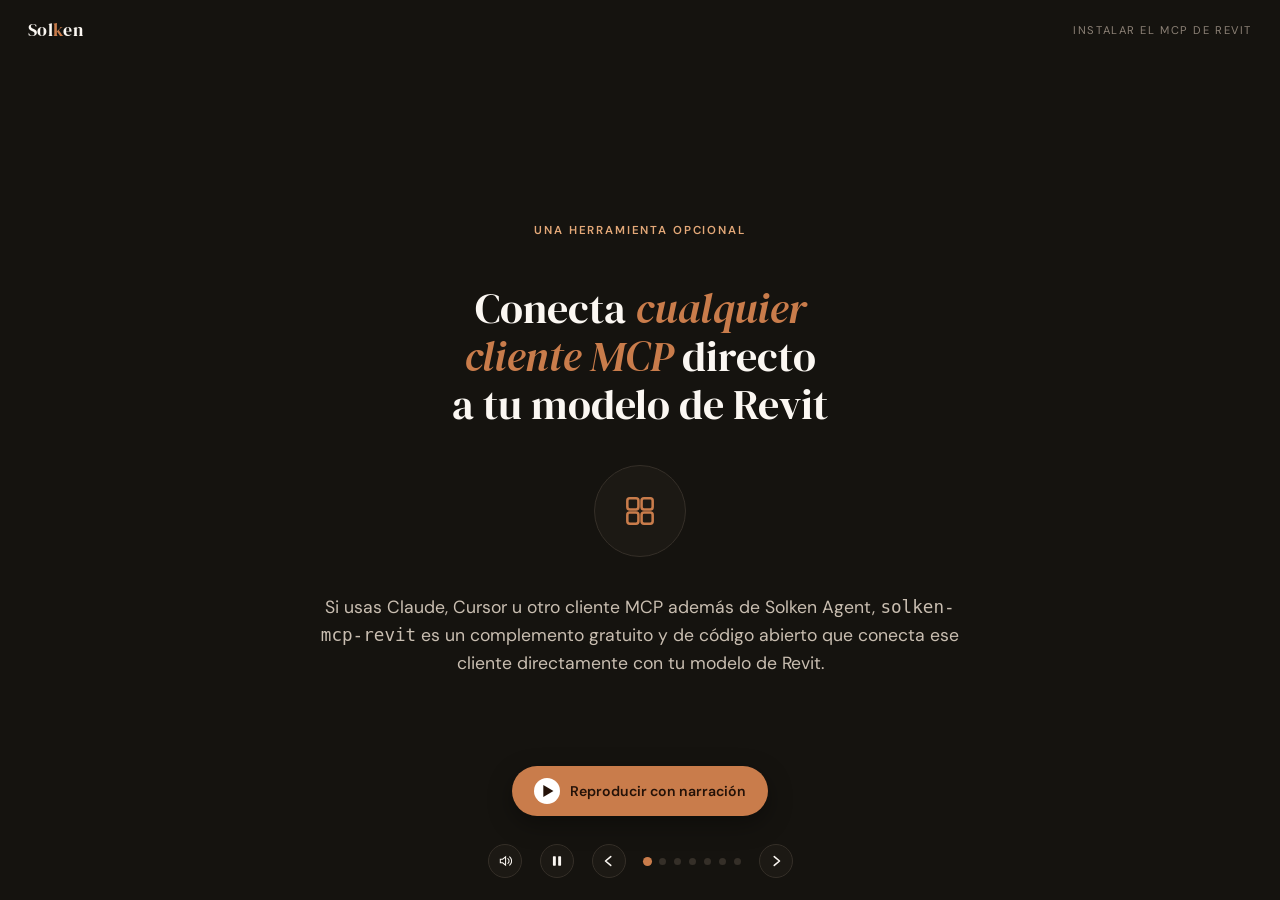
<file: instalar-mcp-revit.html>
<!DOCTYPE html>
<html lang="es">
<head>
<meta charset="UTF-8" />
<meta name="viewport" content="width=device-width, initial-scale=1.0" />
<title>Instalar el MCP de Revit</title>

<link rel="preconnect" href="https://fonts.googleapis.com" />
<link rel="preconnect" href="https://fonts.gstatic.com" crossorigin />
<link href="https://fonts.googleapis.com/css2?family=DM+Serif+Display:ital@0;1&family=DM+Sans:wght@400;500;600;700&display=swap" rel="stylesheet" />

<style>
  /*
    Mismo plan visual que conecta-tu-ia.html (copper-on-graphite,
    escenas auto-avanzables) para que la serie de onboarding se
    sienta como un solo sistema. Aquí: cómo instalar solken-mcp-revit
    y por qué Revit 2027 todavía no está disponible.
  */
  :root {
    --bg:        #15130F;
    --bg-panel:  #1C1914;
    --fg:        #FBF7F2;
    --fg-dim:    #C9BEB1;
    --fg-faint:  #8C8176;
    --copper:    #C97C4B;
    --copper-lt: #E3A878;
    --line:      #352F28;
    --green:     #4CAF78;
    --amber:     #D9A441;

    --font-display: 'DM Serif Display', Georgia, serif;
    --font-body:    'DM Sans', system-ui, sans-serif;
  }

  * { box-sizing: border-box; }

  html, body { height: 100%; margin: 0; }

  body {
    background: var(--bg);
    color: var(--fg);
    font-family: var(--font-body);
    display: flex;
    flex-direction: column;
    overflow: hidden;
  }

  @media (prefers-reduced-motion: reduce) {
    * { animation-duration: 0.01ms !important; animation-iteration-count: 1 !important; transition-duration: 0.01ms !important; }
  }

  /* ───────── top bar ───────── */
  .topbar {
    display: flex;
    align-items: center;
    justify-content: space-between;
    padding: 18px 28px;
    flex: 0 0 auto;
  }
  .wordmark { font-family: var(--font-display); font-size: 1.1rem; letter-spacing: .02em; }
  .wordmark span { color: var(--copper); }
  .topbar-label {
    font-family: var(--font-body);
    font-size: .7rem;
    letter-spacing: .14em;
    text-transform: uppercase;
    color: var(--fg-faint);
  }

  /* ───────── stage ───────── */
  .stage { position: relative; flex: 1 1 auto; overflow: hidden; }

  .scene {
    position: absolute;
    inset: 0;
    display: flex;
    flex-direction: column;
    align-items: center;
    justify-content: center;
    gap: clamp(20px, 4vh, 40px);
    padding: 24px clamp(20px, 6vw, 80px);
    opacity: 0;
    transform: translateX(24px);
    pointer-events: none;
    transition: opacity .5s ease, transform .5s ease;
    text-align: center;
  }
  .scene.is-active { opacity: 1; transform: translateX(0); pointer-events: auto; }
  .scene.is-prev { transform: translateX(-24px); }

  .scene-eyebrow {
    font-size: .72rem;
    font-weight: 600;
    letter-spacing: .16em;
    text-transform: uppercase;
    color: var(--copper-lt);
  }
  .scene-title {
    font-family: var(--font-display);
    font-weight: 400;
    font-size: clamp(1.6rem, 4vw, 2.6rem);
    line-height: 1.15;
    margin: 0;
    max-width: 22ch;
    text-wrap: balance;
  }
  .scene-title em { font-style: italic; color: var(--copper); }
  .scene-body {
    font-size: clamp(.95rem, 1.6vw, 1.1rem);
    color: var(--fg-dim);
    max-width: 54ch;
    line-height: 1.6;
    margin: 0;
  }

  /* ───────── scene 0: badge gratuito/opcional ───────── */
  .icon-badge {
    width: 92px; height: 92px;
    border-radius: 50%;
    background: var(--bg-panel);
    border: 1px solid var(--line);
    display: flex; align-items: center; justify-content: center;
    animation: pulse 2.4s ease-out infinite;
  }
  .icon-badge svg { width: 38px; height: 38px; color: var(--copper); }
  @keyframes pulse {
    0%   { box-shadow: 0 0 0 0 rgba(201,124,75,.4); }
    70%  { box-shadow: 0 0 0 20px rgba(201,124,75,0); }
    100% { box-shadow: 0 0 0 0 rgba(201,124,75,0); }
  }
  .flow-row { display:flex; align-items:center; gap:10px; flex-wrap:wrap; justify-content:center; }
  .flow-chip { background:var(--bg-panel); border:1px solid var(--line); border-radius:10px; padding:10px 14px; font-size:.78rem; color:var(--fg-dim); }
  .flow-chip.is-you { border-color: var(--copper); color: var(--fg); }
  .flow-arrow { color: var(--copper); font-size: 1rem; }

  /* ───────── badges de versión (escena 2) ───────── */
  .version-row { display:flex; gap:12px; flex-wrap:wrap; justify-content:center; }
  .version-pill {
    font-family: var(--font-display);
    font-size: 1.1rem;
    padding: 10px 20px;
    border-radius: 12px;
    background: var(--bg-panel);
    border: 1px solid var(--copper);
    color: var(--fg);
  }
  .version-pill.is-blocked {
    border-color: var(--line);
    color: var(--fg-faint);
    position: relative;
    opacity: .6;
  }
  .version-pill.is-blocked::after {
    content: '';
    position: absolute;
    left: 10%; right: 10%; top: 50%;
    height: 1px;
    background: var(--fg-faint);
  }

  /* ───────── pasos de instalación (escenas 2-4) ───────── */
  .step-card {
    width: min(420px, 88vw);
    background: var(--bg-panel);
    border: 1px solid var(--line);
    border-radius: 16px;
    padding: 20px 22px 18px;
    text-align: left;
  }
  .step-head { display:flex; align-items:center; gap:10px; font-size:.74rem; color:var(--fg-faint); padding-bottom:10px; border-bottom:1px solid var(--line); margin-bottom:14px; }
  .step-dot { width:22px; height:22px; border-radius:6px; background:var(--copper); display:flex; align-items:center; justify-content:center; font-family:var(--font-display); font-size:.72rem; color:#241208; flex-shrink:0; }
  .step-row { display:flex; align-items:flex-start; gap:10px; padding:10px 0; border-bottom:1px solid var(--line); opacity:0; transform:translateY(6px); animation: rise .45s ease forwards; }
  .step-row:last-child { border-bottom:none; }
  .step-row:nth-child(2) { animation-delay: .15s; }
  .step-row:nth-child(3) { animation-delay: .35s; }
  .step-row:nth-child(4) { animation-delay: .55s; }
  .step-check { width:18px; height:18px; border-radius:50%; background: rgba(76,175,120,.14); color: var(--green); display:flex; align-items:center; justify-content:center; flex-shrink:0; margin-top:2px; }
  .step-check svg { width:11px; height:11px; }
  .step-label { font-size:.86rem; color:var(--fg); line-height:1.45; }
  .step-label code { font-size: .78rem; background: #262119; padding: 1px 6px; border-radius: 5px; color: var(--copper-lt); }
  @keyframes rise { to { opacity: 1; transform: translateY(0); } }

  /* ───────── scene 5: por qué 2027 no está ───────── */
  .blocker-card {
    width: min(460px, 88vw);
    background: var(--bg-panel);
    border: 1px solid var(--amber);
    border-radius: 16px;
    padding: 18px 20px;
    text-align: left;
  }
  .blocker-head { display:flex; align-items:center; gap:10px; margin-bottom: 10px; }
  .blocker-icon { width:30px; height:30px; border-radius:50%; background: rgba(217,164,65,.14); display:flex; align-items:center; justify-content:center; flex-shrink:0; }
  .blocker-icon svg { width:16px; height:16px; color: var(--amber); }
  .blocker-title { font-size: .86rem; font-weight: 600; color: var(--fg); }
  .blocker-body { font-size: .8rem; color: var(--fg-dim); line-height: 1.55; margin: 0; }
  .blocker-body code { font-size: .74rem; background: #262119; padding: 1px 6px; border-radius: 5px; color: var(--copper-lt); }

  /* ───────── scene 6: cta ───────── */
  .cta-row { display: flex; gap: 14px; flex-wrap: wrap; justify-content: center; }
  .cta-btn {
    font-size: .9rem; font-weight: 600; padding: 12px 22px;
    border-radius: 999px; text-decoration: none;
    display: inline-flex; align-items: center; gap: 8px;
  }
  .cta-btn--primary { background: var(--copper); color: #241208; }
  .cta-btn--ghost { border: 1px solid var(--line); color: var(--fg); }

  /* ───────── controls ───────── */
  .controls { flex: 0 0 auto; display: flex; align-items: center; justify-content: center; gap: 18px; padding: 16px 20px 22px; }
  .ctrl-btn { width: 34px; height: 34px; border-radius: 50%; border: 1px solid var(--line); background: var(--bg-panel); color: var(--fg); display: flex; align-items: center; justify-content: center; cursor: pointer; }
  .ctrl-btn:hover { border-color: var(--copper); }
  .dots { display: flex; gap: 8px; }
  .dot { width: 7px; height: 7px; border-radius: 50%; background: var(--line); cursor: pointer; border: none; padding: 0; transition: background .2s, transform .2s; }
  .dot.is-on { background: var(--copper); transform: scale(1.3); }

  .play-overlay {
    position: fixed; left: 50%; bottom: 84px; transform: translateX(-50%);
    display: flex; align-items: center; gap: 10px;
    background: var(--copper); color: #241208; border: none; border-radius: 999px;
    padding: 12px 22px; font-family: var(--font-body); font-size: .88rem; font-weight: 600;
    cursor: pointer; z-index: 20; box-shadow: 0 8px 24px rgba(0,0,0,.35);
  }
  .play-overlay-icon { width: 26px; height: 26px; border-radius: 50%; background: #fff; display: flex; align-items: center; justify-content: center; }
  #muteBtn.is-muted { border-color: var(--copper); color: var(--copper-lt); }

  @media (max-width: 480px) { .version-row { gap: 8px; } }

  /* embebido en un iframe bajo: comprime todo verticalmente */
  @media (max-height: 680px) {
    .stage { padding-block: 10px; }
    .scene { gap: clamp(10px, 2.2vh, 20px); padding-block: 10px; }
    .scene-title { font-size: clamp(1.25rem, 3.2vw, 1.9rem); margin: 0; }
    .scene-body { font-size: .85rem; }
    .step-card { padding: 14px 14px 12px; }
    .blocker-card { padding: 14px 16px; }
  }
</style>
  <link rel="canonical" href="https://solkenbim.com/instalar-mcp-revit.html" />
</head>
<body data-theme="dark">

  <div class="topbar">
    <span class="wordmark">Sol<span>k</span>en</span>
    <span class="topbar-label">Instalar el MCP de Revit</span>
  </div>

  <div class="stage" id="stage">

    <!-- SCENE 0 -->
    <section class="scene" data-scene="0">
      <p class="scene-eyebrow">Una herramienta opcional</p>
      <h1 class="scene-title">Conecta <em>cualquier cliente MCP</em> directo a tu modelo de Revit</h1>
      <div class="icon-badge"><svg viewBox="0 0 24 24" fill="none" stroke="currentColor" stroke-width="1.6"><rect x="4" y="4" width="7" height="7" rx="1.5"/><rect x="13" y="4" width="7" height="7" rx="1.5"/><rect x="4" y="13" width="7" height="7" rx="1.5"/><rect x="13" y="13" width="7" height="7" rx="1.5"/></svg></div>
      <p class="scene-body">Si usas Claude, Cursor u otro cliente MCP además de Solken Agent, <code>solken-mcp-revit</code> es un complemento gratuito y de código abierto que conecta ese cliente directamente con tu modelo de Revit.</p>
    </section>

    <!-- SCENE 1 -->
    <section class="scene" data-scene="1">
      <p class="scene-eyebrow">Qué hace y qué no</p>
      <h1 class="scene-title">Solo <em>lee</em> tu modelo — no escribe nada por su cuenta</h1>
      <div class="flow-row">
        <div class="flow-chip is-you">Tu modelo Revit</div>
        <span class="flow-arrow">→</span>
        <div class="icon-badge"><svg viewBox="0 0 24 24" fill="none" stroke="currentColor" stroke-width="1.6"><rect x="5" y="11" width="14" height="9" rx="2"/><path d="M8 11V8a4 4 0 018 0v3"/></svg></div>
        <span class="flow-arrow">→</span>
        <div class="flow-chip">Tu cliente de IA</div>
      </div>
      <p class="scene-body">Es de código abierto, no toca tu modelo ni modifica nada por su cuenta: solo lee lo que ya tienes en Revit y se lo entrega a tu cliente de IA. Instalarlo toma menos de cinco minutos y no necesitas permisos de administrador.</p>
    </section>

    <!-- SCENE 2 -->
    <section class="scene" data-scene="2">
      <p class="scene-eyebrow">Paso 1</p>
      <h1 class="scene-title">Descarga el <em>.zip</em> de tu versión de Revit</h1>
      <div class="version-row">
        <span class="version-pill">2024</span>
        <span class="version-pill">2025</span>
        <span class="version-pill">2026</span>
        <span class="version-pill is-blocked">2027</span>
      </div>
      <p class="scene-body">Hay un .zip independiente por versión. Solo necesitas descargar el que corresponde a tu instalación: 2024, 2025 o 2026.</p>
    </section>

    <!-- SCENE 3 -->
    <section class="scene" data-scene="3">
      <p class="scene-eyebrow">Paso 2</p>
      <h1 class="scene-title">Extrae el .zip en tu carpeta de complementos</h1>
      <div class="step-card">
        <div class="step-head"><span class="step-dot">2</span> AddIns de Revit</div>
        <div class="step-row">
          <span class="step-check"><svg viewBox="0 0 24 24" fill="none" stroke="currentColor" stroke-width="2.4"><path d="M5 13l4 4L19 7"/></svg></span>
          <span class="step-label">Extrae el contenido del .zip en <code>%appdata%\Autodesk\Revit\Addins\</code></span>
        </div>
        <div class="step-row">
          <span class="step-check"><svg viewBox="0 0 24 24" fill="none" stroke="currentColor" stroke-width="2.4"><path d="M5 13l4 4L19 7"/></svg></span>
          <span class="step-label">Es tu propio usuario de Windows — ninguna carpeta del sistema se toca</span>
        </div>
      </div>
      <p class="scene-body">No hace falta ser administrador del equipo: todo vive dentro de tu carpeta de usuario.</p>
    </section>

    <!-- SCENE 4 -->
    <section class="scene" data-scene="4">
      <p class="scene-eyebrow">Paso 3</p>
      <h1 class="scene-title">Abre Revit y <em>actívalo</em></h1>
      <div class="step-card">
        <div class="step-head"><span class="step-dot">3</span> Primer arranque</div>
        <div class="step-row">
          <span class="step-check"><svg viewBox="0 0 24 24" fill="none" stroke="currentColor" stroke-width="2.4"><path d="M5 13l4 4L19 7"/></svg></span>
          <span class="step-label">Revit pedirá confirmar el complemento: elige <code>Always Load</code></span>
        </div>
        <div class="step-row">
          <span class="step-check"><svg viewBox="0 0 24 24" fill="none" stroke="currentColor" stroke-width="2.4"><path d="M5 13l4 4L19 7"/></svg></span>
          <span class="step-label">En el panel de <code>Add-Ins</code>, activa los comandos que quieras usar</span>
        </div>
        <div class="step-row">
          <span class="step-check"><svg viewBox="0 0 24 24" fill="none" stroke="currentColor" stroke-width="2.4"><path d="M5 13l4 4L19 7"/></svg></span>
          <span class="step-label">Guarda — listo, ya está conectado</span>
        </div>
      </div>
      <p class="scene-body">Son tres clics. No hay nada más que configurar.</p>
    </section>

    <!-- SCENE 5: por qué 2027 no está -->
    <section class="scene" data-scene="5">
      <p class="scene-eyebrow">Con honestidad</p>
      <h1 class="scene-title">¿Por qué <em>Revit 2027</em> no está en la lista?</h1>
      <div class="blocker-card">
        <div class="blocker-head">
          <span class="blocker-icon"><svg viewBox="0 0 24 24" fill="none" stroke="currentColor" stroke-width="2"><path d="M12 9v4M12 17h.01M10.3 3.9L2.7 17.1a1.8 1.8 0 001.56 2.7h15.5a1.8 1.8 0 001.56-2.7L13.7 3.9a1.8 1.8 0 00-3.4 0z"/></svg></span>
          <span class="blocker-title">No es un descuido — es un bloqueo técnico real</span>
        </div>
        <p class="blocker-body">Revit 2027 cambió una pieza interna de su API, y eso rompe la forma en que más de 30 comandos del complemento esperan comunicarse con él. No es un ajuste superficial, y Autodesk tampoco ha publicado todavía el paquete que lo resolvería del todo.</p>
      </div>
      <p class="scene-body">Preferimos decírtelo con claridad a prometer una fecha que no podemos cumplir. En cuanto se resuelva, 2027 se suma a la lista de versiones soportadas.</p>
    </section>

    <!-- SCENE 6 -->
    <section class="scene" data-scene="6">
      <p class="scene-eyebrow">Empieza hoy</p>
      <h1 class="scene-title">Descarga tu versión y <em>conéctate</em></h1>
      <p class="scene-body">Descarga el .zip de tu versión de Revit desde la página de Solken y empieza a trabajar con tu modelo directamente desde tu cliente de IA favorito.</p>
      <div class="cta-row">
        <a class="cta-btn cta-btn--primary" href="https://solkenbim.com/servicios.html" target="_blank" rel="noopener">Ver descargas por versión</a>
        <a class="cta-btn cta-btn--ghost" href="https://github.com/Solken-bim-mx/solken-mcp-revit#quick-start-using-a-release" target="_blank" rel="noopener">Guía de instalación</a>
      </div>
    </section>

    <audio id="aud0" preload="auto" src="assets/audio/instalar-mcp-revit-0.mp3"></audio>
    <audio id="aud1" preload="auto" src="assets/audio/instalar-mcp-revit-1.mp3"></audio>
    <audio id="aud2" preload="auto" src="assets/audio/instalar-mcp-revit-2.mp3"></audio>
    <audio id="aud3" preload="auto" src="assets/audio/instalar-mcp-revit-3.mp3"></audio>
    <audio id="aud4" preload="auto" src="assets/audio/instalar-mcp-revit-4.mp3"></audio>
    <audio id="aud5" preload="auto" src="assets/audio/instalar-mcp-revit-5.mp3"></audio>
    <audio id="aud6" preload="auto" src="assets/audio/instalar-mcp-revit-6.mp3"></audio>
  </div>

  <button class="play-overlay" id="playOverlay" type="button">
    <span class="play-overlay-icon" aria-hidden="true">
      <svg width="22" height="22" viewBox="0 0 24 24" fill="none"><path d="M8 5.5v13l11-6.5z" fill="#241208"/></svg>
    </span>
    Reproducir con narración
  </button>

  <div class="controls">
    <button class="ctrl-btn" id="muteBtn" aria-label="Silenciar narración">
      <svg width="14" height="14" viewBox="0 0 24 24" fill="none" stroke="currentColor" stroke-width="1.8"><path d="M4 9v6h4l5 4V5L8 9H4z"/><path d="M17 8a5 5 0 010 8M20 5a9 9 0 010 14" stroke-linecap="round"/></svg>
    </button>
    <button class="ctrl-btn" id="pauseBtn" aria-label="Pausar">
      <svg id="pauseIcon" width="14" height="14" viewBox="0 0 24 24" fill="currentColor"><rect x="5" y="4" width="5" height="16" rx="1"/><rect x="14" y="4" width="5" height="16" rx="1"/></svg>
      <svg id="playIcon" width="14" height="14" viewBox="0 0 24 24" fill="currentColor" style="display:none;"><path d="M7 4.5v15l12-7.5z"/></svg>
    </button>
    <button class="ctrl-btn" id="prevBtn" aria-label="Escena anterior">
      <svg width="14" height="14" viewBox="0 0 16 16" fill="none"><path d="M10 3L4 8l6 5" stroke="currentColor" stroke-width="1.8" stroke-linecap="round" stroke-linejoin="round"/></svg>
    </button>
    <div class="dots" id="dots"></div>
    <button class="ctrl-btn" id="nextBtn" aria-label="Siguiente escena">
      <svg width="14" height="14" viewBox="0 0 16 16" fill="none"><path d="M6 3l6 5-6 5" stroke="currentColor" stroke-width="1.8" stroke-linecap="round" stroke-linejoin="round"/></svg>
    </button>
  </div>

<script>
  (function () {
    var scenes = Array.prototype.slice.call(document.querySelectorAll('.scene'));
    var dotsWrap = document.getElementById('dots');
    var overlay = document.getElementById('playOverlay');
    var muteBtn = document.getElementById('muteBtn');
    var pauseBtn = document.getElementById('pauseBtn');
    var pauseIcon = document.getElementById('pauseIcon');
    var playIcon = document.getElementById('playIcon');
    var current = 0;
    var FALLBACK_MS = 7000;
    var fallbackTimer = null;
    var narrating = false;
    var muted = false;
    var paused = false;

    var audios = [];
    for (var i = 0; i < scenes.length; i++) {
      audios.push(document.getElementById('aud' + i));
    }

    scenes.forEach(function (_, i) {
      var d = document.createElement('button');
      d.className = 'dot';
      d.setAttribute('aria-label', 'Ir a escena ' + (i + 1));
      d.addEventListener('click', function () { goTo(i); });
      dotsWrap.appendChild(d);
    });
    var dots = Array.prototype.slice.call(dotsWrap.children);

    function render() {
      scenes.forEach(function (s, i) {
        s.classList.toggle('is-active', i === current);
        s.classList.toggle('is-prev', i < current);
      });
      dots.forEach(function (d, i) { d.classList.toggle('is-on', i === current); });
      var active = scenes[current];
      active.querySelectorAll('[style*="animation"], .step-row, .provider-card').forEach(function (el) {
        el.style.animation = 'none';
        void el.offsetWidth;
        el.style.animation = '';
      });
    }

    function stopAllAudio() {
      audios.forEach(function (a) { if (!a) return; a.pause(); a.currentTime = 0; });
    }

    function clearFallback() { if (fallbackTimer) { clearTimeout(fallbackTimer); fallbackTimer = null; } }

    function playCurrent() {
      clearFallback();
      if (paused) return;
      var a = audios[current];
      if (narrating && a) {
        a.muted = muted;
        a.currentTime = 0;
        var p = a.play();
        if (p && p.catch) p.catch(function () { fallbackTimer = setTimeout(next, FALLBACK_MS); });
      } else {
        fallbackTimer = setTimeout(next, FALLBACK_MS);
      }
    }

    function goTo(i) {
      stopAllAudio();
      current = (i + scenes.length) % scenes.length;
      render();
      playCurrent();
    }

    function setPaused(shouldPause) {
      paused = shouldPause;
      pauseIcon.style.display = paused ? 'none' : '';
      playIcon.style.display = paused ? '' : 'none';
      pauseBtn.setAttribute('aria-label', paused ? 'Reanudar' : 'Pausar');
      var a = audios[current];
      if (paused) {
        clearFallback();
        if (a) a.pause();
      } else {
        if (narrating && a && a.currentTime > 0 && !a.ended) {
          var p = a.play();
          if (p && p.catch) p.catch(function () { fallbackTimer = setTimeout(next, FALLBACK_MS); });
        } else {
          playCurrent();
        }
      }
    }

    function next() { goTo(current + 1); }
    function prev() { goTo(current - 1); }

    audios.forEach(function (a, i) {
      if (!a) return;
      a.addEventListener('ended', function () { if (i === current) next(); });
    });

    document.getElementById('nextBtn').addEventListener('click', next);
    document.getElementById('prevBtn').addEventListener('click', prev);
    document.addEventListener('keydown', function (e) {
      if (e.key === 'ArrowRight') next();
      if (e.key === 'ArrowLeft') prev();
    });

    overlay.addEventListener('click', function () {
      narrating = true;
      overlay.style.display = 'none';
      playCurrent();
    });

    muteBtn.addEventListener('click', function () {
      muted = !muted;
      muteBtn.classList.toggle('is-muted', muted);
      var a = audios[current];
      if (a) a.muted = muted;
    });

    pauseBtn.addEventListener('click', function () { setPaused(!paused); });

    render();
    playCurrent();
  })();
</script>

</body>
</html>
</file>
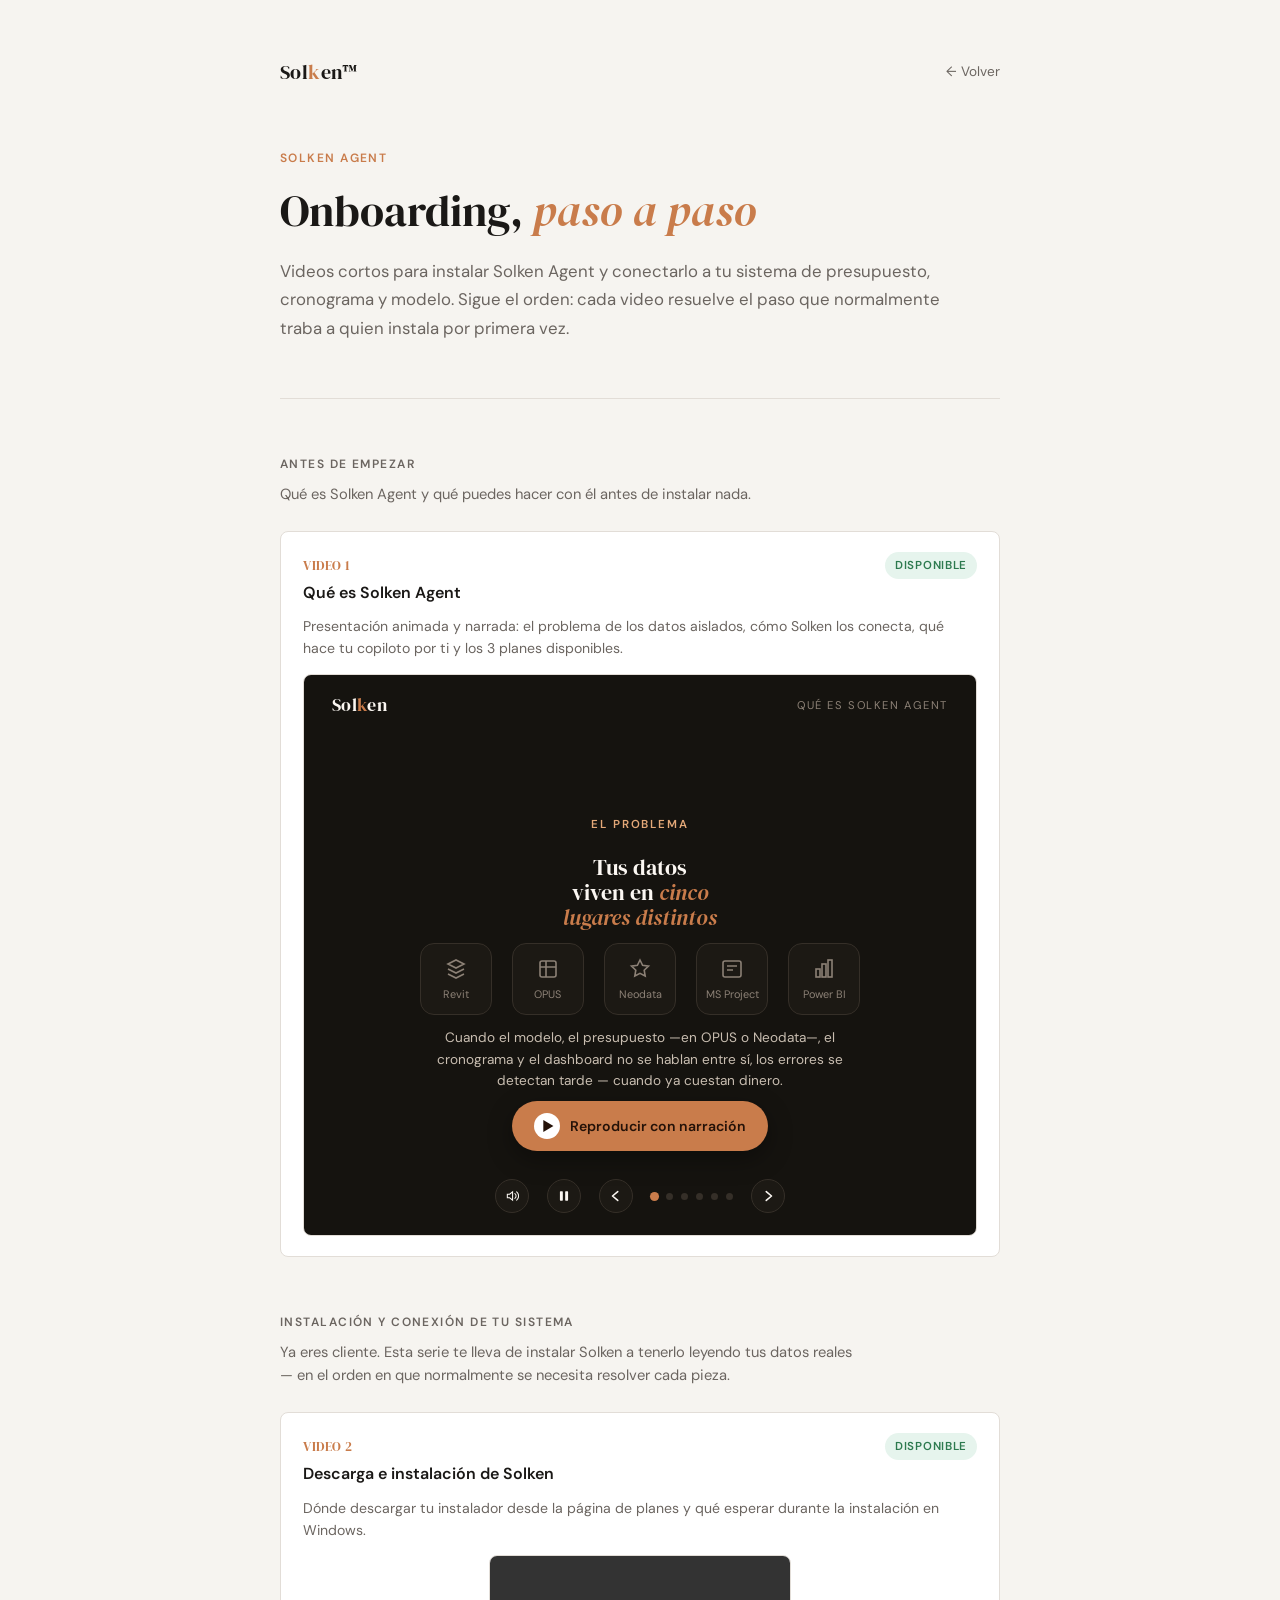
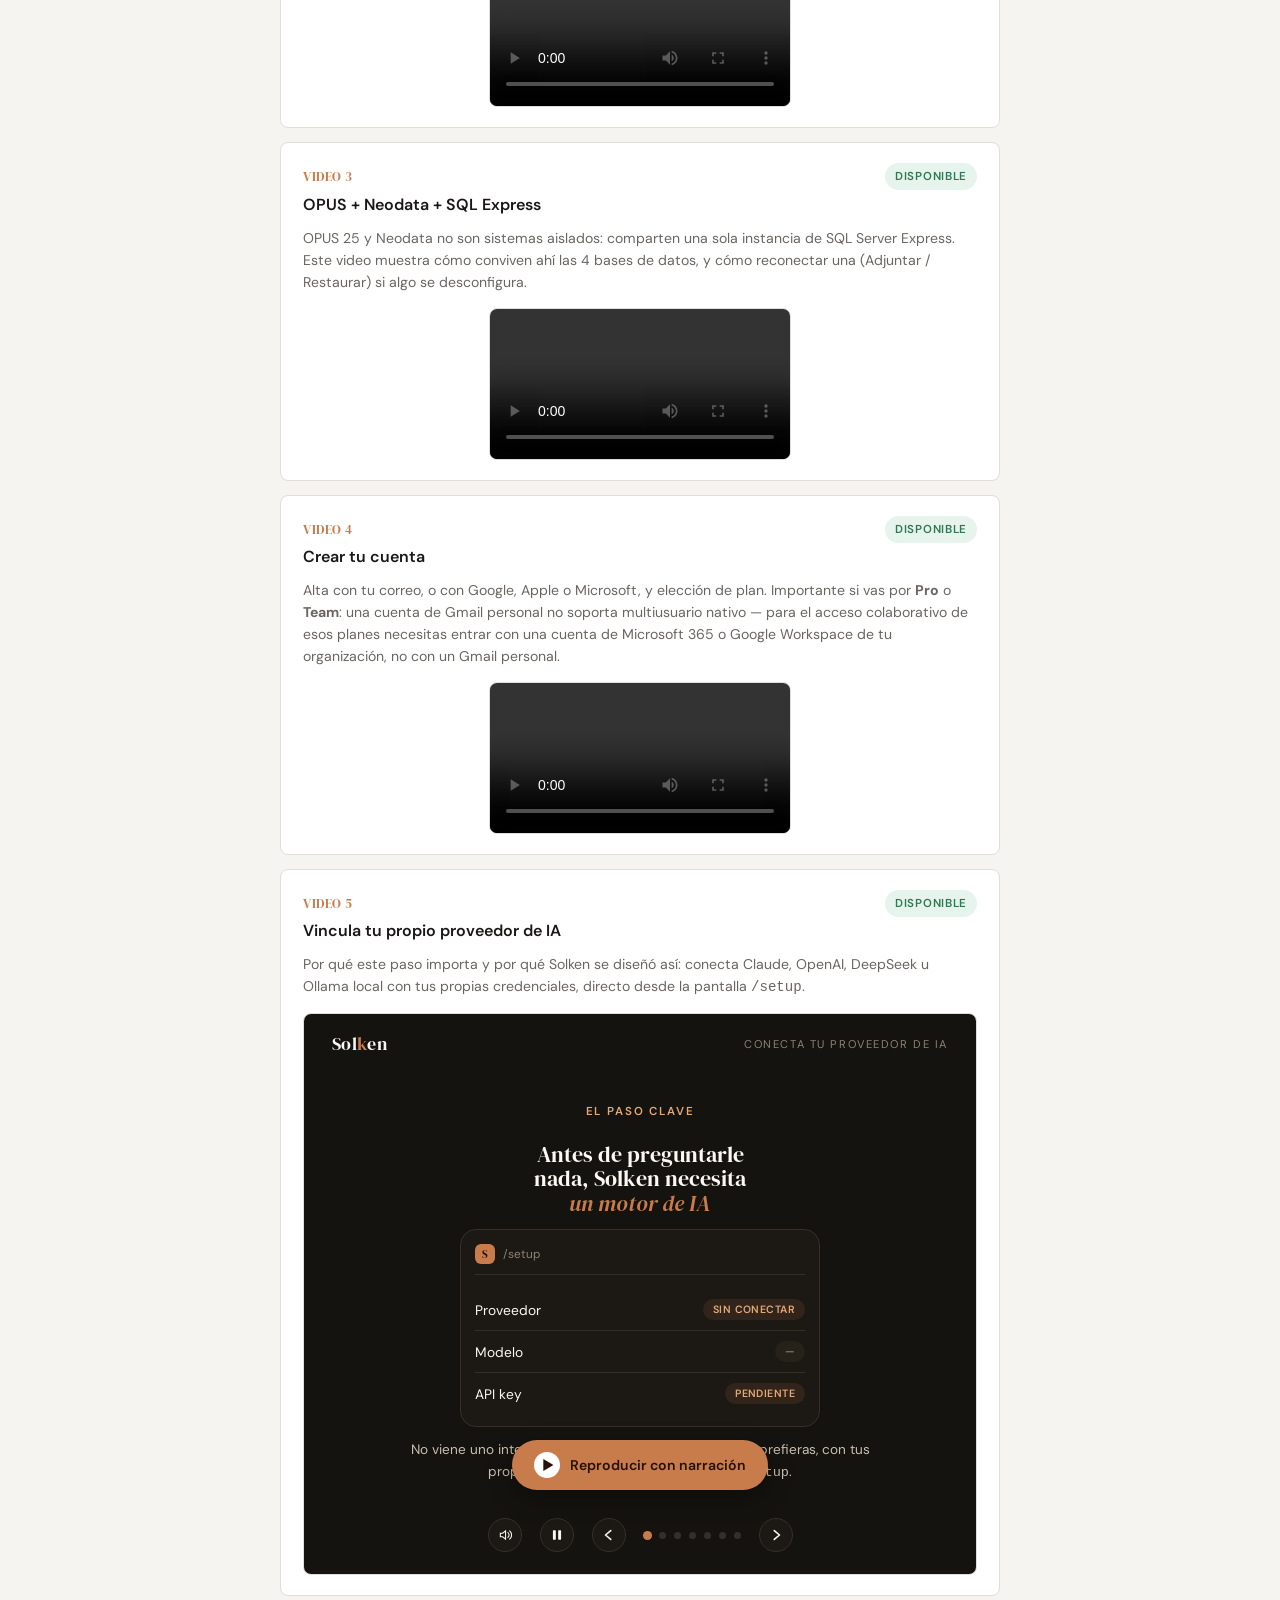
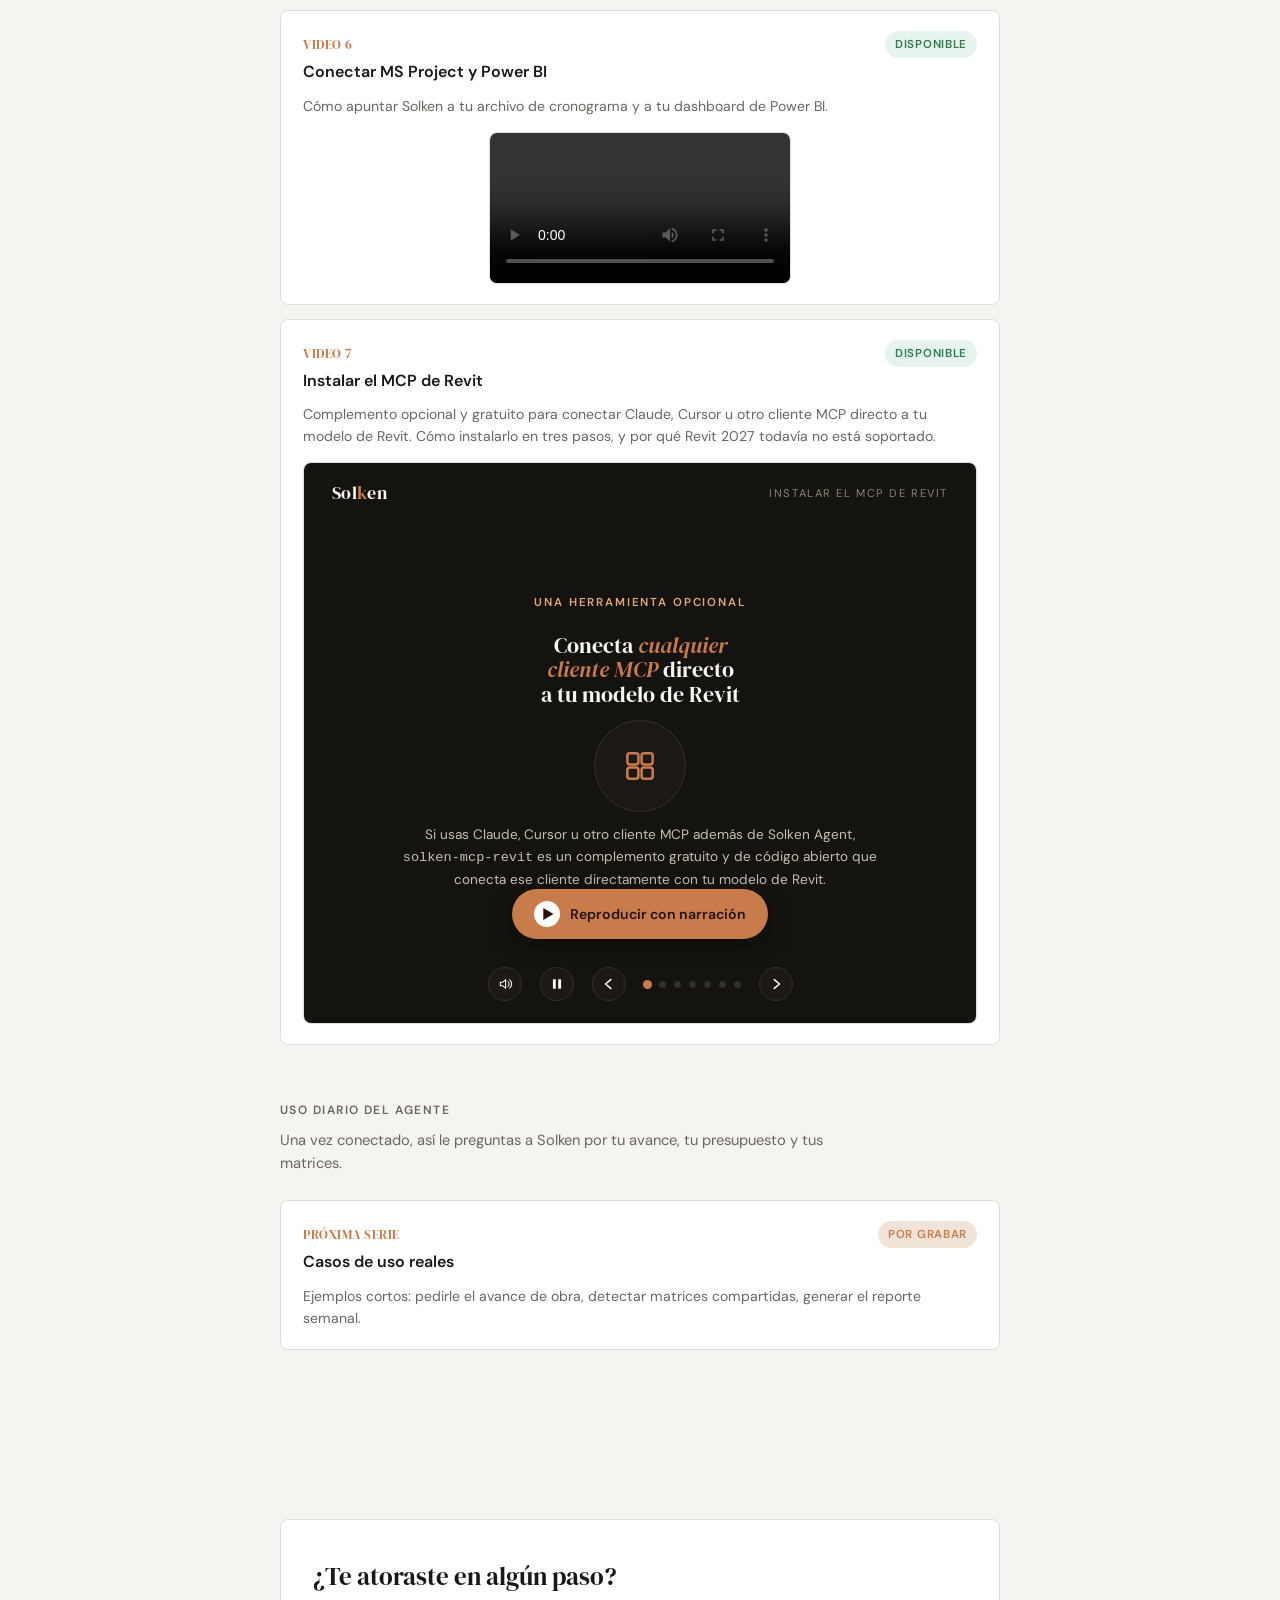
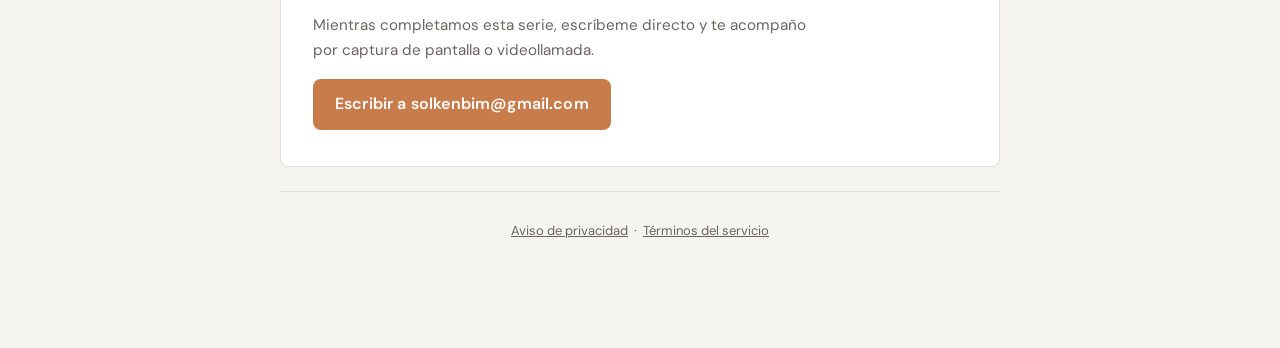
<file: onboarding.html>
<!DOCTYPE html>
<html lang="es">
<head>
<meta charset="UTF-8" />
<meta name="viewport" content="width=device-width, initial-scale=1.0" />
<title>Solken Agent — Onboarding</title>
<meta name="description" content="Videos guiados para instalar, conectar y empezar a usar Solken Agent: desde qué es, hasta conectar OPUS, Neodata, MS Project y Power BI." />

<!-- Open Graph -->
<meta property="og:type" content="website" />
<meta property="og:title" content="Solken Agent — Onboarding" />
<meta property="og:description" content="Videos guiados paso a paso para instalar y conectar Solken Agent a tu sistema de presupuesto, cronograma y modelo." />
<meta property="og:image" content="https://solkenbim.com/assets/img/og-image.png" />
<meta property="og:image:width" content="1200" />
<meta property="og:image:height" content="630" />
<meta property="og:url" content="https://solkenbim.com/onboarding.html" />

<link rel="stylesheet" href="https://fonts.googleapis.com/css2?family=DM+Serif+Display:ital@0;1&family=DM+Sans:wght@300;400;500;600&display=swap">

<style>
  /*
    Layout: single-column editorial page, igual que servicios.html,
    para que Onboarding se sienta parte de la misma familia visual.
  */
  :root {
    --bg:        #F6F4F0;
    --bg-card:   #FFFFFF;
    --fg:        #1A1816;
    --fg-muted:  #6B6560;
    --accent:    #C97C4B;
    --accent-lt: #F0E4D8;
    --border:    #E2DDD7;
    --green:     #2D7A4F;
    --green-lt:  #E6F4ED;

    --font-display: 'DM Serif Display', Georgia, serif;
    --font-body:    'DM Sans', system-ui, sans-serif;

    --r: 8px;
    --max: 720px;
  }

  @media (prefers-color-scheme: dark) {
    :root:not([data-theme="light"]) {
      --bg:        #181614;
      --bg-card:   #231F1C;
      --fg:        #F0EDE8;
      --fg-muted:  #9A9390;
      --accent:    #D98F5C;
      --accent-lt: #2E1F12;
      --border:    #312B27;
      --green:     #4CAF78;
      --green-lt:  #0F2A1C;
      color-scheme: dark;
    }
  }
  :root[data-theme="dark"] {
    --bg:        #181614;
    --bg-card:   #231F1C;
    --fg:        #F0EDE8;
    --fg-muted:  #9A9390;
    --accent:    #D98F5C;
    --accent-lt: #2E1F12;
    --border:    #312B27;
    --green:     #4CAF78;
    --green-lt:  #0F2A1C;
    color-scheme: dark;
  }

  *, *::before, *::after { box-sizing: border-box; }

  body {
    background: var(--bg);
    color: var(--fg);
    font-family: var(--font-body);
    font-size: 1rem;
    line-height: 1.65;
    margin: 0;
    padding-inline: 20px;
    padding-block: 56px 80px;
  }

  .wrap {
    max-width: var(--max);
    margin-inline: auto;
    display: flex;
    flex-direction: column;
    gap: 0;
  }

  /* ── HEADER ── */
  .site-header {
    display: flex;
    align-items: center;
    justify-content: space-between;
    padding-block-end: 48px;
  }
  .wordmark {
    font-family: var(--font-display);
    font-size: 1.25rem;
    letter-spacing: .02em;
    color: var(--fg);
    text-decoration: none;
  }
  .wordmark span { color: var(--accent); }
  .back-link {
    font-size: .85rem;
    color: var(--fg-muted);
    text-decoration: none;
    display: flex;
    align-items: center;
    gap: 6px;
  }
  .back-link:hover { color: var(--fg); }

  /* ── INTRO ── */
  .intro {
    padding-block-end: 56px;
    border-bottom: 1px solid var(--border);
    margin-block-end: 56px;
  }
  .eyebrow {
    font-size: .75rem;
    font-weight: 600;
    letter-spacing: .12em;
    text-transform: uppercase;
    color: var(--accent);
    margin-block-end: 16px;
  }
  h1 {
    font-family: var(--font-display);
    font-size: clamp(1.9rem, 5vw, 2.75rem);
    font-weight: 400;
    line-height: 1.18;
    text-wrap: balance;
    margin: 0 0 20px;
  }
  h1 em {
    font-style: italic;
    color: var(--accent);
  }
  .intro-body {
    font-size: 1.05rem;
    color: var(--fg-muted);
    max-width: 58ch;
    line-height: 1.7;
    margin: 0;
  }

  /* ── SECTION TITLES ── */
  .section-label {
    font-size: .75rem;
    font-weight: 600;
    letter-spacing: .12em;
    text-transform: uppercase;
    color: var(--fg-muted);
    margin: 0 0 8px;
  }
  .section-intro {
    font-size: .92rem;
    color: var(--fg-muted);
    margin: 0 0 24px;
    line-height: 1.6;
    max-width: 58ch;
  }

  /* ── VIDEO GROUPS ── */
  .video-group {
    margin-block-end: 56px;
  }
  .video-list {
    display: flex;
    flex-direction: column;
    gap: 14px;
  }
  .video-card {
    background: var(--bg-card);
    border: 1px solid var(--border);
    border-radius: var(--r);
    padding: 20px 22px;
    display: flex;
    flex-direction: column;
    gap: 10px;
  }
  .video-card-head {
    display: flex;
    justify-content: space-between;
    align-items: flex-start;
    gap: 12px;
    flex-wrap: wrap;
  }
  .video-card-num {
    font-family: var(--font-display);
    font-size: .8rem;
    color: var(--accent);
    letter-spacing: .04em;
    text-transform: uppercase;
  }
  .video-card h4 {
    font-size: 1rem;
    font-weight: 600;
    margin: 2px 0 0;
  }
  .video-card p {
    font-size: .88rem;
    color: var(--fg-muted);
    margin: 0;
    line-height: 1.55;
  }
  .video-status {
    font-size: .72rem;
    font-weight: 600;
    letter-spacing: .06em;
    text-transform: uppercase;
    padding: 4px 10px;
    border-radius: 20px;
    white-space: nowrap;
  }
  .video-status.available {
    background: var(--green-lt);
    color: var(--green);
  }
  .video-status.dev {
    background: var(--accent-lt);
    color: var(--accent);
  }
  .video-embed-wrap {
    margin-top: 4px;
    border-radius: var(--r);
    overflow: hidden;
    border: 1px solid var(--border);
  }
  .video-embed-wrap iframe {
    display: block;
    width: 100%;
    aspect-ratio: 16 / 9;
    border: none;
  }
  .video-placeholder {
    margin-top: 4px;
    border-radius: var(--r);
    border: 1px dashed var(--border);
    background: var(--accent-lt);
    color: var(--accent);
    font-size: .82rem;
    font-weight: 500;
    padding: 18px 16px;
    text-align: center;
  }

  /* ── DIVIDER ── */
  .divider {
    border: none;
    border-top: 1px solid var(--border);
    margin-block: 56px;
  }

  /* ── CTA ── */
  .cta-block {
    background: var(--bg-card);
    border: 1px solid var(--border);
    border-radius: var(--r);
    padding: 36px 32px;
    display: flex;
    flex-direction: column;
    gap: 16px;
    align-items: flex-start;
  }
  .cta-block h2 {
    font-family: var(--font-display);
    font-size: 1.55rem;
    font-weight: 400;
    margin: 0;
    text-wrap: balance;
  }
  .cta-block p {
    font-size: .95rem;
    color: var(--fg-muted);
    margin: 0;
    max-width: 52ch;
    line-height: 1.65;
  }
  .cta-email {
    font-size: 1rem;
    font-weight: 600;
    color: var(--fg);
    background: var(--accent);
    border: none;
    border-radius: var(--r);
    padding: 12px 22px;
    cursor: pointer;
    font-family: var(--font-body);
    letter-spacing: .01em;
    transition: opacity .15s;
    text-decoration: none;
    display: inline-block;
    color: #fff;
  }
  .cta-email:hover { opacity: .88; }

  @media (max-width: 480px) {
    body { padding-inline: 16px; }
    .cta-block { padding: 24px 20px; }
    .video-card { padding: 16px 16px; }
  }
</style>
  <link rel="canonical" href="https://solkenbim.com/onboarding.html" />
</head>
<body>

<div class="wrap">

  <header class="site-header">
    <span class="wordmark">Sol<span>k</span>en™</span>
    <a class="back-link" href="/">← Volver</a>
  </header>

  <!-- INTRO -->
  <section class="intro">
    <p class="eyebrow">Solken Agent</p>
    <h1>Onboarding, <em>paso a paso</em></h1>
    <p class="intro-body">
      Videos cortos para instalar Solken Agent y conectarlo a tu sistema de presupuesto,
      cronograma y modelo. Sigue el orden: cada video resuelve el paso que normalmente
      traba a quien instala por primera vez.
    </p>
  </section>

  <!-- BLOQUE 1: ANTES DE EMPEZAR -->
  <section class="video-group">
    <p class="section-label">Antes de empezar</p>
    <p class="section-intro">
      Qué es Solken Agent y qué puedes hacer con él antes de instalar nada.
    </p>
    <div class="video-list">
      <div class="video-card">
        <div class="video-card-head">
          <div>
            <span class="video-card-num">Video 1</span>
            <h4>Qué es Solken Agent</h4>
          </div>
          <span class="video-status available">Disponible</span>
        </div>
        <p>Presentación animada y narrada: el problema de los datos aislados, cómo Solken los conecta, qué hace tu copiloto por ti y los 3 planes disponibles.</p>
        <div class="video-embed-wrap">
          <iframe
            src="que-es-solken-agent.html"
            title="Qué es Solken Agent — presentación animada"
            style="width:100%; height:560px; border:none; display:block;"
            loading="lazy"
            allow="autoplay"
          ></iframe>
        </div>
      </div>
    </div>
  </section>

  <!-- BLOQUE 2: INSTALACIÓN Y CONEXIÓN -->
  <section class="video-group">
    <p class="section-label">Instalación y conexión de tu sistema</p>
    <p class="section-intro">
      Ya eres cliente. Esta serie te lleva de instalar Solken a tenerlo leyendo tus datos reales —
      en el orden en que normalmente se necesita resolver cada pieza.
    </p>
    <div class="video-list">

      <div class="video-card">
        <div class="video-card-head">
          <div>
            <span class="video-card-num">Video 2</span>
            <h4>Descarga e instalación de Solken</h4>
          </div>
          <span class="video-status available">Disponible</span>
        </div>
        <p>
          Dónde descargar tu instalador desde la página de planes y qué esperar durante
          la instalación en Windows.
        </p>
        <div class="video-embed-wrap" style="width:fit-content; max-width:100%; margin-inline:auto;">
          <video controls preload="metadata" playsinline style="display:block; max-height:70vh; max-width:100%;">
            <source src="assets/video/descarga-instalacion-01.mp4" type="video/mp4" />
          </video>
        </div>
      </div>

      <div class="video-card">
        <div class="video-card-head">
          <div>
            <span class="video-card-num">Video 3</span>
            <h4>OPUS + Neodata + SQL Express</h4>
          </div>
          <span class="video-status available">Disponible</span>
        </div>
        <p>
          OPUS 25 y Neodata no son sistemas aislados: comparten una sola instancia de SQL Server
          Express. Este video muestra cómo conviven ahí las 4 bases de datos, y cómo reconectar
          una (Adjuntar / Restaurar) si algo se desconfigura.
        </p>
        <div class="video-embed-wrap" style="width:fit-content; max-width:100%; margin-inline:auto;">
          <video controls preload="metadata" playsinline style="display:block; max-height:70vh; max-width:100%;">
            <source src="assets/video/configuracion-sql-express.mp4" type="video/mp4" />
          </video>
        </div>
      </div>

      <div class="video-card">
        <div class="video-card-head">
          <div>
            <span class="video-card-num">Video 4</span>
            <h4>Crear tu cuenta</h4>
          </div>
          <span class="video-status available">Disponible</span>
        </div>
        <p>
          Alta con tu correo, o con Google, Apple o Microsoft, y elección de plan. Importante si vas por
          <strong>Pro</strong> o <strong>Team</strong>: una cuenta de Gmail personal no soporta
          multiusuario nativo — para el acceso colaborativo de esos planes necesitas entrar
          con una cuenta de Microsoft 365 o Google Workspace de tu organización, no con un
          Gmail personal.
        </p>
        <div class="video-embed-wrap" style="width:fit-content; max-width:100%; margin-inline:auto;">
          <video controls preload="metadata" playsinline style="display:block; max-height:70vh; max-width:100%;">
            <source src="assets/video/crear-cuenta.mp4" type="video/mp4" />
          </video>
        </div>
      </div>

      <div class="video-card">
        <div class="video-card-head">
          <div>
            <span class="video-card-num">Video 5</span>
            <h4>Vincula tu propio proveedor de IA</h4>
          </div>
          <span class="video-status available">Disponible</span>
        </div>
        <p>Por qué este paso importa y por qué Solken se diseñó así: conecta Claude, OpenAI, DeepSeek u Ollama local con tus propias credenciales, directo desde la pantalla <code>/setup</code>.</p>
        <div class="video-embed-wrap">
          <iframe
            src="conecta-tu-ia.html"
            title="Conecta tu proveedor de IA — presentación animada"
            style="width:100%; height:560px; border:none; display:block;"
            loading="lazy"
            allow="autoplay"
          ></iframe>
        </div>
      </div>

          <div class="video-card">
        <div class="video-card-head">
          <div>
            <span class="video-card-num">Video 6</span>
            <h4>Conectar MS Project y Power BI</h4>
          </div>
          <span class="video-status available">Disponible</span>
        </div>
        <p>Cómo apuntar Solken a tu archivo de cronograma y a tu dashboard de Power BI.</p>
        <div class="video-embed-wrap" style="width:fit-content; max-width:100%; margin-inline:auto;">
          <video controls preload="metadata" playsinline style="display:block; max-height:70vh; max-width:100%;">
            <source src="assets/video/conectar-msproject-powerbi.mp4" type="video/mp4" />
          </video>
        </div>
      </div>

      <div class="video-card">
        <div class="video-card-head">
          <div>
            <span class="video-card-num">Video 7</span>
            <h4>Instalar el MCP de Revit</h4>
          </div>
          <span class="video-status available">Disponible</span>
        </div>
        <p>Complemento opcional y gratuito para conectar Claude, Cursor u otro cliente MCP directo a tu modelo de Revit. Cómo instalarlo en tres pasos, y por qué Revit 2027 todavía no está soportado.</p>
        <div class="video-embed-wrap">
          <iframe
            src="instalar-mcp-revit.html"
            title="Instalar el MCP de Revit — presentación animada"
            style="width:100%; height:560px; border:none; display:block;"
            loading="lazy"
            allow="autoplay"
          ></iframe>
        </div>
      </div>
    </div>
  </section>

  <!-- BLOQUE 3: USO DIARIO -->
  <section class="video-group">
    <p class="section-label">Uso diario del agente</p>
    <p class="section-intro">
      Una vez conectado, así le preguntas a Solken por tu avance, tu presupuesto y tus matrices.
    </p>
    <div class="video-list">
      <div class="video-card">
        <div class="video-card-head">
          <div>
            <span class="video-card-num">Próxima serie</span>
            <h4>Casos de uso reales</h4>
          </div>
          <span class="video-status dev">Por grabar</span>
        </div>
        <p>Ejemplos cortos: pedirle el avance de obra, detectar matrices compartidas, generar el reporte semanal.</p>
      </div>
    </div>
  </section>

  <hr class="divider">

  <!-- CTA -->
  <section class="cta-block">
    <h2>¿Te atoraste en algún paso?</h2>
    <p>
      Mientras completamos esta serie, escríbeme directo y te acompaño por captura de pantalla
      o videollamada.
    </p>
    <a class="cta-email" href="mailto:solkenbim@gmail.com?subject=Ayuda%20con%20onboarding%20de%20Solken%20Agent">Escribir a solkenbim@gmail.com</a>
  </section>

  <footer style="border-top:1px solid var(--border); padding:28px 0; text-align:center; margin-top:24px;">
    <p style="font-size:13px; color:var(--fg-muted); margin:0;">
      <a href="privacidad.html" style="color:inherit; text-decoration:underline;">Aviso de privacidad</a>
      &nbsp;·&nbsp;
      <a href="terminos.html" style="color:inherit; text-decoration:underline;">Términos del servicio</a>
    </p>
  </footer>

</div>

</body>
</html>
</file>
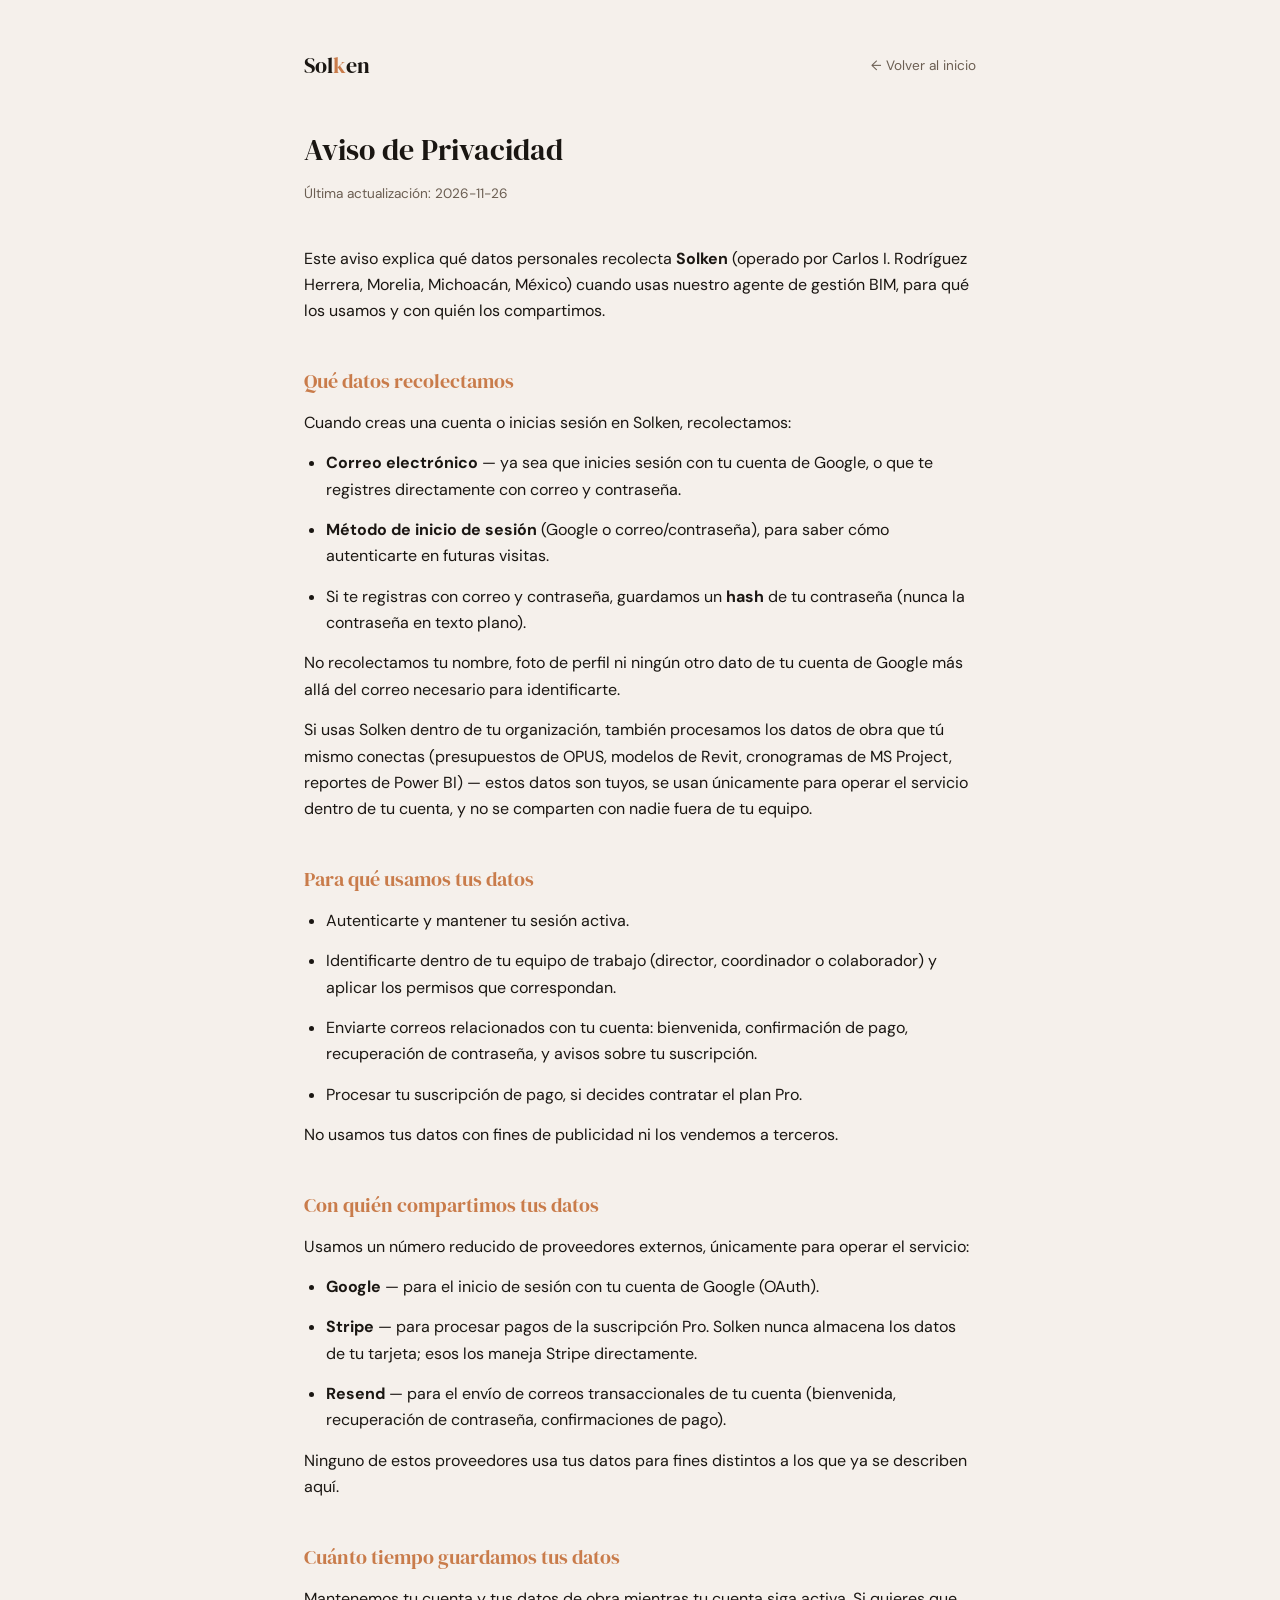
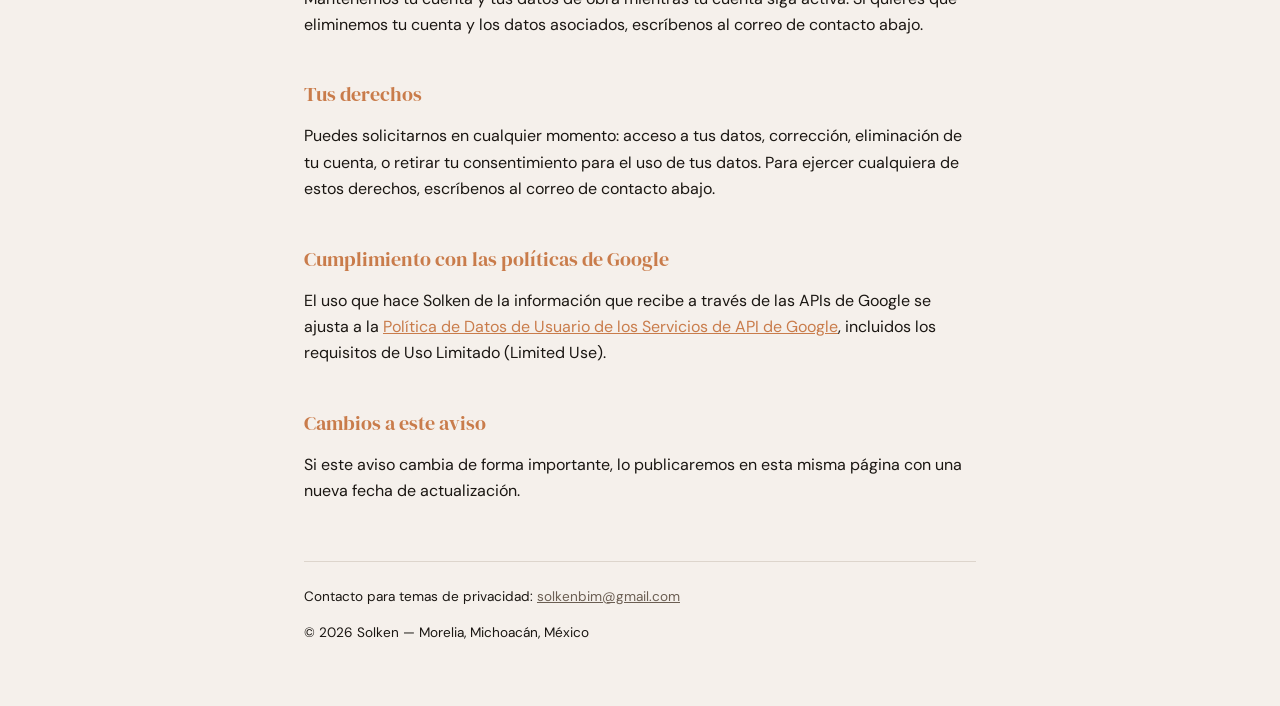
<file: privacidad.html>
<!doctype html><html><head><meta charset=utf8><meta name=viewport content="width=device-width,initial-scale=1,viewport-fit=cover"><style>:root{color-scheme:light;box-sizing:border-box;padding-top:env(safe-area-inset-top,0px);padding-bottom:env(safe-area-inset-bottom,0px)}html{scroll-padding-top:env(safe-area-inset-top,0px)}body{margin:0;padding:0;font:14px -apple-system,BlinkMacSystemFont,sans-serif;background:#fff;color:#000}img{max-width:100%}[hidden]:not([hidden=until-found i]){display:none!important}</style>  <link rel="canonical" href="https://solkenbim.com/privacidad.html" />
</head><body>
<title>Solken — Aviso de Privacidad</title>
<meta name="description" content="Aviso de privacidad de Solken: qué datos recolectamos, para qué los usamos y con quién los compartimos." />
<meta name="robots" content="noindex" />
<style>
  @import url('https://fonts.googleapis.com/css2?family=DM+Serif+Display:ital@0;1&family=DM+Sans:wght@400;500;600&display=swap');

  :root {
    --bg: #F5F0EB;
    --fg: #1A1612;
    --copper: #C97C4B;
    --copper-light: #E8C4A0;
    --mid: #6B5E52;
    --card: #FFFFFF;
    --border: #DDD5CC;
  }

  @media (prefers-color-scheme: dark) {
    :root:not([data-theme="light"]) {
      --bg: #1A1612;
      --fg: #F0EAE3;
      --copper: #D4935E;
      --copper-light: #5C3D22;
      --mid: #A89080;
      --card: #251E18;
      --border: #3D3028;
      color-scheme: dark;
    }
  }
  :root[data-theme="dark"] {
    --bg: #1A1612;
    --fg: #F0EAE3;
    --copper: #D4935E;
    --copper-light: #5C3D22;
    --mid: #A89080;
    --card: #251E18;
    --border: #3D3028;
    color-scheme: dark;
  }

  *, *::before, *::after { box-sizing: border-box; margin: 0; padding: 0; }

  body {
    background: var(--bg);
    color: var(--fg);
    font-family: 'DM Sans', system-ui, sans-serif;
    font-size: 16px;
    line-height: 1.65;
    padding-inline: 24px;
    padding-block: 48px;
    max-width: 720px;
    margin-inline: auto;
  }

  .header {
    display: flex;
    align-items: center;
    justify-content: space-between;
    gap: 16px;
    margin-bottom: 40px;
    flex-wrap: wrap;
  }

  .wordmark {
    font-family: 'DM Serif Display', Georgia, serif;
    font-size: 1.4rem;
    color: var(--fg);
    text-decoration: none;
  }
  .wordmark span { color: var(--copper); }

  .back-link {
    font-size: .85rem;
    color: var(--mid);
    text-decoration: none;
  }
  .back-link:hover { color: var(--fg); }

  h1 {
    font-family: 'DM Serif Display', Georgia, serif;
    font-size: 1.9rem;
    font-weight: 400;
    margin-bottom: 8px;
  }

  .fecha {
    font-size: .85rem;
    color: var(--mid);
    margin-bottom: 40px;
  }

  h2 {
    font-family: 'DM Serif Display', Georgia, serif;
    font-size: 1.25rem;
    font-weight: 400;
    margin-top: 40px;
    margin-bottom: 12px;
    color: var(--copper);
  }

  p, li {
    margin-bottom: 14px;
    color: var(--fg);
  }

  ul {
    padding-left: 22px;
    margin-bottom: 14px;
  }

  a { color: var(--copper); }

  .footer {
    margin-top: 56px;
    padding-top: 24px;
    border-top: 1px solid var(--border);
    font-size: .85rem;
    color: var(--mid);
  }
  .footer a { color: var(--mid); text-decoration: underline; }
</style>

<div class="header">
  <a class="wordmark" href="/sistema/">Sol<span>k</span>en</a>
  <a class="back-link" href="/sistema/">← Volver al inicio</a>
</div>

<h1>Aviso de Privacidad</h1>
<p class="fecha">Última actualización: 2026-11-26</p>

<p>
  Este aviso explica qué datos personales recolecta <strong>Solken</strong>
  (operado por Carlos I. Rodríguez Herrera, Morelia, Michoacán, México) cuando
  usas nuestro agente de gestión BIM, para qué los usamos y con quién los
  compartimos.
</p>

<h2>Qué datos recolectamos</h2>
<p>Cuando creas una cuenta o inicias sesión en Solken, recolectamos:</p>
<ul>
  <li><strong>Correo electrónico</strong> — ya sea que inicies sesión con tu cuenta de Google, o que te registres directamente con correo y contraseña.</li>
  <li><strong>Método de inicio de sesión</strong> (Google o correo/contraseña), para saber cómo autenticarte en futuras visitas.</li>
  <li>Si te registras con correo y contraseña, guardamos un <strong>hash</strong> de tu contraseña (nunca la contraseña en texto plano).</li>
</ul>
<p>
  No recolectamos tu nombre, foto de perfil ni ningún otro dato de tu cuenta
  de Google más allá del correo necesario para identificarte.
</p>
<p>
  Si usas Solken dentro de tu organización, también procesamos los datos de
  obra que tú mismo conectas (presupuestos de OPUS, modelos de Revit,
  cronogramas de MS Project, reportes de Power BI) — estos datos son tuyos,
  se usan únicamente para operar el servicio dentro de tu cuenta, y no se
  comparten con nadie fuera de tu equipo.
</p>

<h2>Para qué usamos tus datos</h2>
<ul>
  <li>Autenticarte y mantener tu sesión activa.</li>
  <li>Identificarte dentro de tu equipo de trabajo (director, coordinador o colaborador) y aplicar los permisos que correspondan.</li>
  <li>Enviarte correos relacionados con tu cuenta: bienvenida, confirmación de pago, recuperación de contraseña, y avisos sobre tu suscripción.</li>
  <li>Procesar tu suscripción de pago, si decides contratar el plan Pro.</li>
</ul>
<p>No usamos tus datos con fines de publicidad ni los vendemos a terceros.</p>

<h2>Con quién compartimos tus datos</h2>
<p>Usamos un número reducido de proveedores externos, únicamente para operar el servicio:</p>
<ul>
  <li><strong>Google</strong> — para el inicio de sesión con tu cuenta de Google (OAuth).</li>
  <li><strong>Stripe</strong> — para procesar pagos de la suscripción Pro. Solken nunca almacena los datos de tu tarjeta; esos los maneja Stripe directamente.</li>
  <li><strong>Resend</strong> — para el envío de correos transaccionales de tu cuenta (bienvenida, recuperación de contraseña, confirmaciones de pago).</li>
</ul>
<p>Ninguno de estos proveedores usa tus datos para fines distintos a los que ya se describen aquí.</p>

<h2>Cuánto tiempo guardamos tus datos</h2>
<p>
  Mantenemos tu cuenta y tus datos de obra mientras tu cuenta siga activa.
  Si quieres que eliminemos tu cuenta y los datos asociados, escríbenos al
  correo de contacto abajo.
</p>

<h2>Tus derechos</h2>
<p>
  Puedes solicitarnos en cualquier momento: acceso a tus datos, corrección,
  eliminación de tu cuenta, o retirar tu consentimiento para el uso de tus
  datos. Para ejercer cualquiera de estos derechos, escríbenos al correo de
  contacto abajo.
</p>

<h2>Cumplimiento con las políticas de Google</h2>
<p>
  El uso que hace Solken de la información que recibe a través de las APIs de
  Google se ajusta a la
  <a href="https://developers.google.com/terms/api-services-user-data-policy" target="_blank" rel="noopener">Política de Datos de Usuario de los Servicios de API de Google</a>,
  incluidos los requisitos de Uso Limitado (Limited Use).
</p>

<h2>Cambios a este aviso</h2>
<p>
  Si este aviso cambia de forma importante, lo publicaremos en esta misma
  página con una nueva fecha de actualización.
</p>

<div class="footer">
  <p>Contacto para temas de privacidad: <a href="mailto:solkenbim@gmail.com">solkenbim@gmail.com</a></p>
  <p>© 2026 Solken — Morelia, Michoacán, México</p>
</div>

</body></html>
</file>
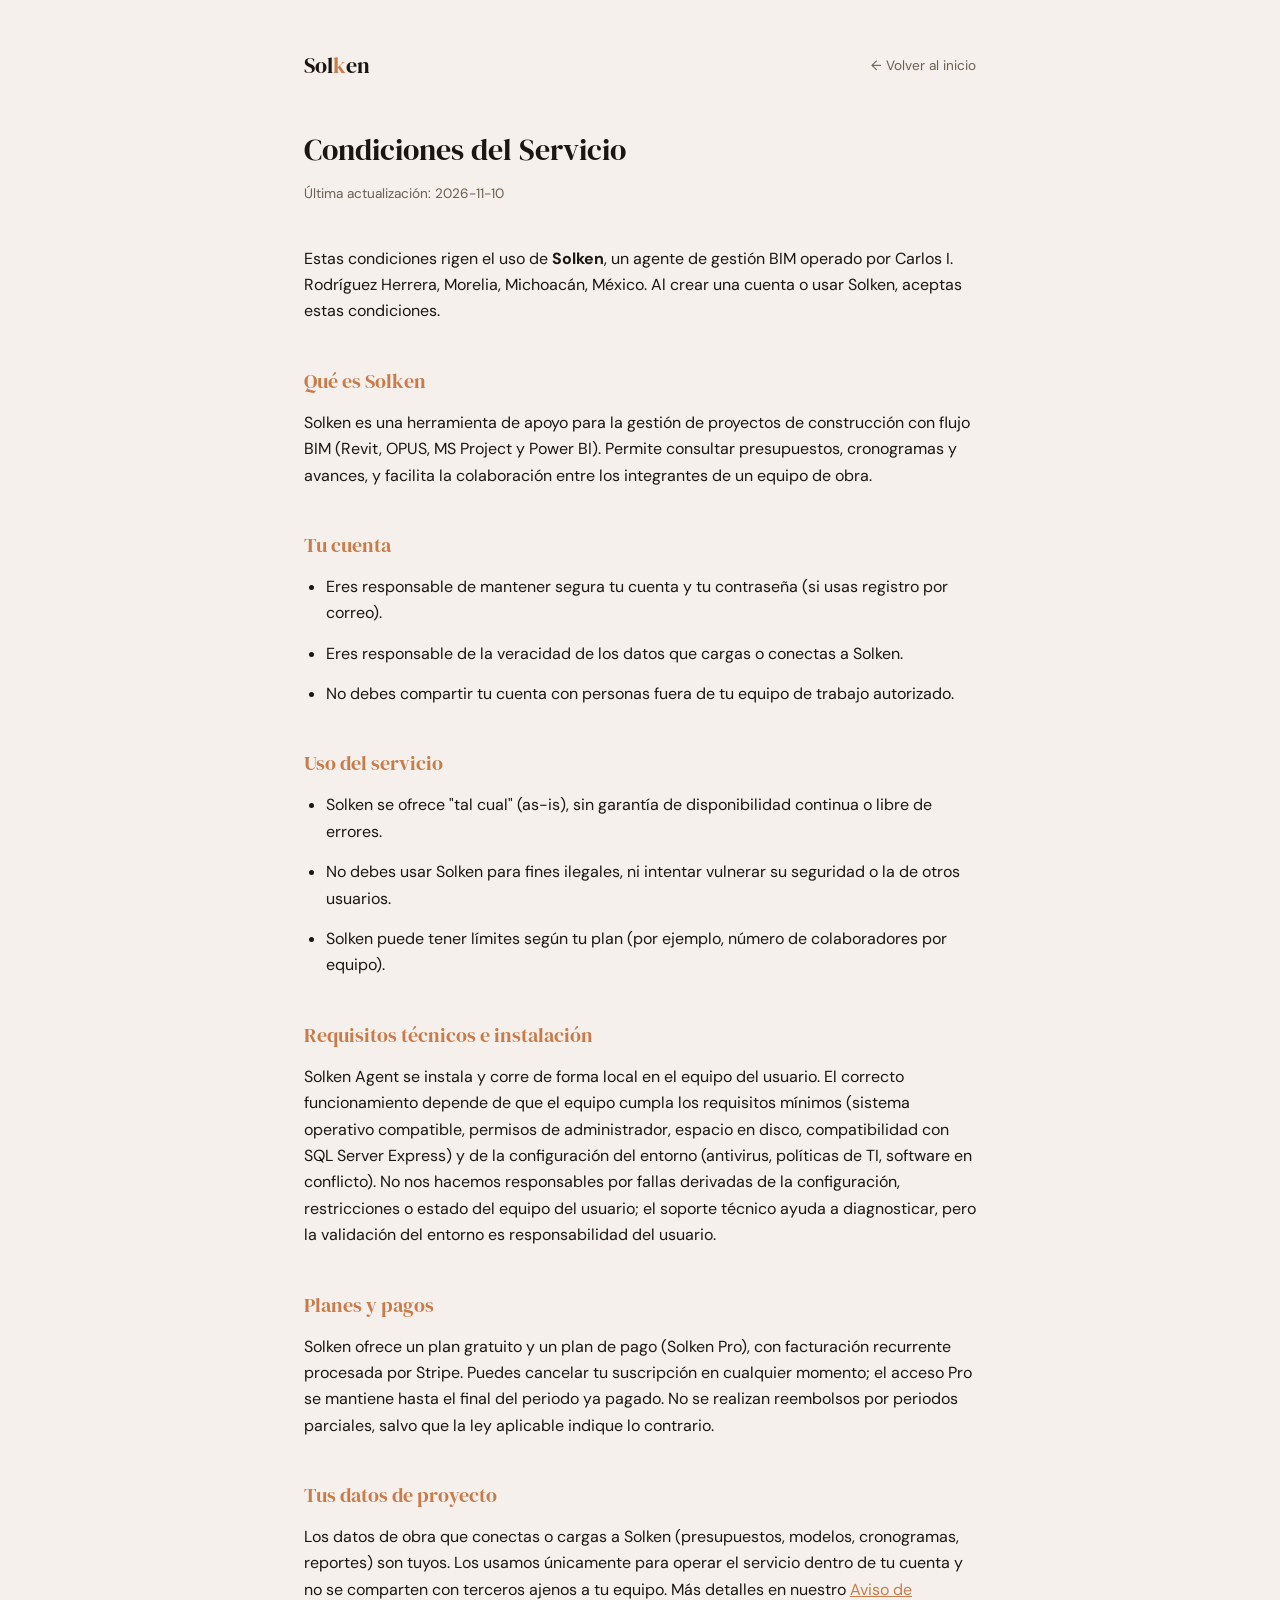
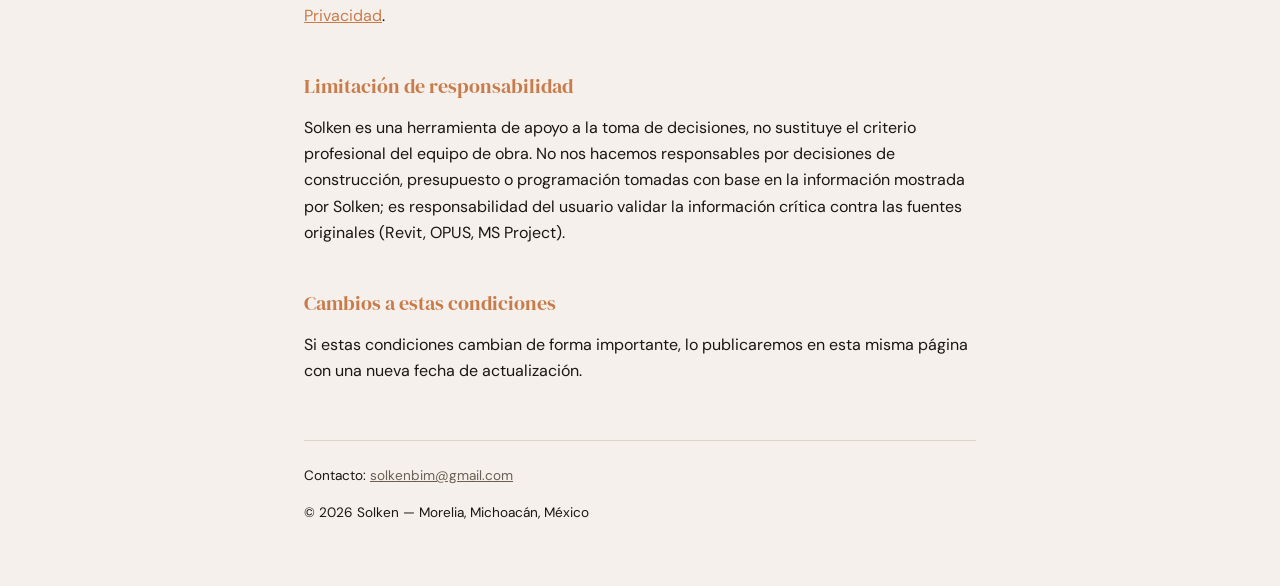
<file: terminos.html>
<!DOCTYPE html><html><head><meta charset=utf8><meta name=viewport content="width=device-width,initial-scale=1,viewport-fit=cover"><style>:root{color-scheme:light;box-sizing:border-box;padding-top:env(safe-area-inset-top,0px);padding-bottom:env(safe-area-inset-bottom,0px)}html{scroll-padding-top:env(safe-area-inset-top,0px)}body{margin:0;padding:0;font:14px -apple-system,BlinkMacSystemFont,sans-serif;background:#fff;color:#000}img{max-width:100%}[hidden]:not([hidden=until-found i]){display:none!important}</style>  <link rel="canonical" href="https://solkenbim.com/terminos.html" />
</head><body>
<title>Solken — Condiciones del Servicio</title>
<meta name="description" content="Condiciones del Servicio de Solken: reglas de uso, responsabilidades y límites del servicio." />
<meta name="robots" content="noindex" />
<style>
  @import url('https://fonts.googleapis.com/css2?family=DM+Serif+Display:ital@0;1&family=DM+Sans:wght@400;500;600&display=swap');

  :root {
    --bg: #F5F0EB;
    --fg: #1A1612;
    --copper: #C97C4B;
    --copper-light: #E8C4A0;
    --mid: #6B5E52;
    --card: #FFFFFF;
    --border: #DDD5CC;
  }

  @media (prefers-color-scheme: dark) {
    :root:not([data-theme="light"]) {
      --bg: #1A1612;
      --fg: #F0EAE3;
      --copper: #D4935E;
      --copper-light: #5C3D22;
      --mid: #A89080;
      --card: #251E18;
      --border: #3D3028;
      color-scheme: dark;
    }
  }
  :root[data-theme="dark"] {
    --bg: #1A1612;
    --fg: #F0EAE3;
    --copper: #D4935E;
    --copper-light: #5C3D22;
    --mid: #A89080;
    --card: #251E18;
    --border: #3D3028;
    color-scheme: dark;
  }

  *, *::before, *::after { box-sizing: border-box; margin: 0; padding: 0; }

  body {
    background: var(--bg);
    color: var(--fg);
    font-family: 'DM Sans', system-ui, sans-serif;
    font-size: 16px;
    line-height: 1.65;
    padding-inline: 24px;
    padding-block: 48px;
    max-width: 720px;
    margin-inline: auto;
  }

  .header {
    display: flex;
    align-items: center;
    justify-content: space-between;
    gap: 16px;
    margin-bottom: 40px;
    flex-wrap: wrap;
  }

  .wordmark {
    font-family: 'DM Serif Display', Georgia, serif;
    font-size: 1.4rem;
    color: var(--fg);
    text-decoration: none;
  }
  .wordmark span { color: var(--copper); }

  .back-link {
    font-size: .85rem;
    color: var(--mid);
    text-decoration: none;
  }
  .back-link:hover { color: var(--fg); }

  h1 {
    font-family: 'DM Serif Display', Georgia, serif;
    font-size: 1.9rem;
    font-weight: 400;
    margin-bottom: 8px;
  }

  .fecha {
    font-size: .85rem;
    color: var(--mid);
    margin-bottom: 40px;
  }

  h2 {
    font-family: 'DM Serif Display', Georgia, serif;
    font-size: 1.25rem;
    font-weight: 400;
    margin-top: 40px;
    margin-bottom: 12px;
    color: var(--copper);
  }

  p, li {
    margin-bottom: 14px;
    color: var(--fg);
  }

  ul {
    padding-left: 22px;
    margin-bottom: 14px;
  }

  a { color: var(--copper); }

  .footer {
    margin-top: 56px;
    padding-top: 24px;
    border-top: 1px solid var(--border);
    font-size: .85rem;
    color: var(--mid);
  }
  .footer a { color: var(--mid); text-decoration: underline; }
</style>

<div class="header">
  <a class="wordmark" href="/sistema/">Sol<span>k</span>en</a>
  <a class="back-link" href="/sistema/">← Volver al inicio</a>
</div>

<h1>Condiciones del Servicio</h1>
<p class="fecha">Última actualización: 2026-11-10</p>

<p>
  Estas condiciones rigen el uso de <strong>Solken</strong>, un agente de
  gestión BIM operado por Carlos I. Rodríguez Herrera, Morelia, Michoacán,
  México. Al crear una cuenta o usar Solken, aceptas estas condiciones.
</p>

<h2>Qué es Solken</h2>
<p>
  Solken es una herramienta de apoyo para la gestión de proyectos de
  construcción con flujo BIM (Revit, OPUS, MS Project y Power BI). Permite
  consultar presupuestos, cronogramas y avances, y facilita la colaboración
  entre los integrantes de un equipo de obra.
</p>

<h2>Tu cuenta</h2>
<ul>
  <li>Eres responsable de mantener segura tu cuenta y tu contraseña (si usas registro por correo).</li>
  <li>Eres responsable de la veracidad de los datos que cargas o conectas a Solken.</li>
  <li>No debes compartir tu cuenta con personas fuera de tu equipo de trabajo autorizado.</li>
</ul>

<h2>Uso del servicio</h2>
<ul>
  <li>Solken se ofrece "tal cual" (as-is), sin garantía de disponibilidad continua o libre de errores.</li>
  <li>No debes usar Solken para fines ilegales, ni intentar vulnerar su seguridad o la de otros usuarios.</li>
  <li>Solken puede tener límites según tu plan (por ejemplo, número de colaboradores por equipo).</li>
</ul>

<h2>Requisitos técnicos e instalación</h2>
<p>
  Solken Agent se instala y corre de forma local en el equipo del usuario.
  El correcto funcionamiento depende de que el equipo cumpla los requisitos
  mínimos (sistema operativo compatible, permisos de administrador, espacio
  en disco, compatibilidad con SQL Server Express) y de la configuración
  del entorno (antivirus, políticas de TI, software en conflicto). No nos
  hacemos responsables por fallas derivadas de la configuración,
  restricciones o estado del equipo del usuario; el soporte técnico ayuda
  a diagnosticar, pero la validación del entorno es responsabilidad del
  usuario.
</p>

<h2>Planes y pagos</h2>
<p>
  Solken ofrece un plan gratuito y un plan de pago (Solken Pro), con
  facturación recurrente procesada por Stripe. Puedes cancelar tu
  suscripción en cualquier momento; el acceso Pro se mantiene hasta el
  final del periodo ya pagado. No se realizan reembolsos por periodos
  parciales, salvo que la ley aplicable indique lo contrario.
</p>

<h2>Tus datos de proyecto</h2>
<p>
  Los datos de obra que conectas o cargas a Solken (presupuestos, modelos,
  cronogramas, reportes) son tuyos. Los usamos únicamente para operar el
  servicio dentro de tu cuenta y no se comparten con terceros ajenos a tu
  equipo. Más detalles en nuestro
  <a href="/privacidad.html">Aviso de Privacidad</a>.
</p>

<h2>Limitación de responsabilidad</h2>
<p>
  Solken es una herramienta de apoyo a la toma de decisiones, no sustituye
  el criterio profesional del equipo de obra. No nos hacemos responsables
  por decisiones de construcción, presupuesto o programación tomadas con
  base en la información mostrada por Solken; es responsabilidad del
  usuario validar la información crítica contra las fuentes originales
  (Revit, OPUS, MS Project).
</p>

<h2>Cambios a estas condiciones</h2>
<p>
  Si estas condiciones cambian de forma importante, lo publicaremos en
  esta misma página con una nueva fecha de actualización.
</p>

<div class="footer">
  <p>Contacto: <a href="mailto:solkenbim@gmail.com">solkenbim@gmail.com</a></p>
  <p>© 2026 Solken — Morelia, Michoacán, México</p>
</div>

</body></html>
</file>
<file: css/styles.css>
/* ==========================================================================
   Tokens — mismo sistema que el dashboard de auditoría de referencia
   ========================================================================== */
:root {
  /* Color */
  --color-graphite:    #181B1E;
  --color-surface:     #212529;
  --color-surface-2:   #272C31;
  --color-line:        #363C42;
  --color-line-soft:   #2B3036;

  --color-text:        #EAE6DC;
  --color-text-dim:    #9BA1A6;
  --color-text-faint:  #6B7278;

  --color-copper:      #C97C4B;
  --color-copper-dim:  #8A5636;
  --color-verify:      #7DAA7A;
  --color-verify-dim:  #3E5A3C;
  --color-pending:     #D9A441;
  --color-pending-dim: #6E5220;

  /* Type */
  --font-display: 'Space Grotesk', sans-serif;
  --font-body:    'IBM Plex Sans', sans-serif;
  --font-mono:    'IBM Plex Mono', monospace;

  /* Layout */
  --container-width: 1180px;
  --header-height: 76px;
}

/* ==========================================================================
   Reset
   ========================================================================== */
*, *::before, *::after { box-sizing: border-box; }
html {
  scroll-behavior: smooth;
  scroll-padding-top: var(--header-height);
}
body, h1, h2, h3, p, dl, dd, figure { margin: 0; }
ul { margin: 0; padding: 0; list-style: none; }
a { color: inherit; text-decoration: none; }
img, svg { display: block; max-width: 100%; }
button { font: inherit; color: inherit; background: none; border: 0; cursor: pointer; }

body {
  background: var(--color-graphite);
  color: var(--color-text);
  font-family: var(--font-body);
  font-size: 16px;
  line-height: 1.5;
  -webkit-font-smoothing: antialiased;
}

.container {
  width: 100%;
  max-width: var(--container-width);
  margin-inline: auto;
  padding-inline: 32px;
}

/* ==========================================================================
   Header / Nav
   ========================================================================== */
.site-header {
  position: fixed;
  inset-inline: 0;
  top: 0;
  z-index: 100;
  height: var(--header-height);
  background: rgba(24, 27, 30, 0.86);
  backdrop-filter: blur(10px);
  -webkit-backdrop-filter: blur(10px);
  border-bottom: 1px solid var(--color-line-soft);
}

.nav {
  height: 100%;
  max-width: var(--container-width);
  margin-inline: auto;
  padding-inline: 32px;
  display: flex;
  align-items: center;
  justify-content: space-between;
}

.nav__mark {
  display: flex;
  align-items: center;
  gap: 10px;
}

.nav__mark-text {
  font-family: var(--font-mono);
  font-weight: 500;
  font-size: 13px;
  letter-spacing: 0.08em;
  text-transform: uppercase;
  color: var(--color-text);
}

.nav__menu {
  display: flex;
  align-items: center;
  gap: 4px;
}

.nav__link {
  display: inline-flex;
  align-items: center;
  padding: 10px 16px;
  font-size: 14px;
  font-weight: 500;
  color: var(--color-text-dim);
  transition: color 0.2s ease, background-color 0.2s ease;
}

.nav__link:hover { color: var(--color-text); }

.nav__link.is-active {
  color: var(--color-text);
}

.nav__link--cta:hover {
  color: var(--color-graphite);
  background: #d38f63;
}

.nav__link--login {
  margin-left: 8px;
  padding: 9px 18px;
  color: var(--color-copper);
  background: #F5F0EB;
  font-weight: 600;
}

.nav__link--login:hover {
  color: var(--color-copper);
  background: #323841;
}

.nav__toggle {
  display: none;
  flex-direction: column;
  gap: 5px;
  padding: 8px;
}

.nav__toggle span {
  width: 20px;
  height: 2px;
  background: var(--color-text);
}

/* ==========================================================================
   Hero
   ========================================================================== */
.hero {
  position: relative;
  min-height: 100vh;
  display: flex;
  flex-direction: column;
  justify-content: center;
  padding-top: var(--header-height);
  overflow: hidden;
  background:
    radial-gradient(1100px 640px at 82% 8%, rgba(201, 124, 75, 0.12), transparent 60%),
    radial-gradient(900px 520px at 10% 92%, rgba(125, 170, 122, 0.07), transparent 55%),
    var(--color-graphite);
}

.hero__bg {
  position: absolute;
  inset: 0;
  z-index: 0;
  mask-image: linear-gradient(to bottom, transparent, black 20%, black 75%, transparent);
}

.hero__grid { position: absolute; inset: 0; }

.hero__content {
  position: relative;
  z-index: 1;
  padding-block: 64px 48px;
}

.eyebrow {
  font-family: var(--font-mono);
  font-size: 11px;
  font-weight: 500;
  letter-spacing: 0.12em;
  text-transform: uppercase;
  color: var(--color-copper);
  margin-bottom: 20px;
}

.hero__title {
  font-family: var(--font-display);
  font-weight: 600;
  font-size: clamp(2.2rem, 4.6vw, 3.75rem);
  line-height: 1.12;
  letter-spacing: -0.01em;
  max-width: 18ch;
  color: var(--color-text);
}

.hero__title-accent {
  color: var(--color-copper);
}

.hero__subtitle {
  margin-top: 28px;
  max-width: 56ch;
  font-size: clamp(1rem, 1.4vw, 1.15rem);
  line-height: 1.65;
  color: var(--color-text-dim);
}

.hero__actions {
  display: flex;
  flex-wrap: wrap;
  gap: 14px;
  margin-top: 40px;
}

.btn {
  display: inline-flex;
  align-items: center;
  justify-content: center;
  padding: 14px 26px;
  font-family: var(--font-body);
  font-size: 15px;
  font-weight: 500;
  border-radius: 2px;
  transition: transform 0.15s ease, background-color 0.2s ease, border-color 0.2s ease;
  white-space: nowrap;
}

.btn--primary {
  background: var(--color-copper);
  color: var(--color-graphite);
  font-weight: 600;
}

.btn--primary:hover {
  background: #d38f63;
  transform: translateY(-1px);
}

.btn--ghost {
  border: 1px solid var(--color-line);
  color: var(--color-text);
  background: var(--color-surface);
}

.btn--ghost:hover {
  border-color: var(--color-text-faint);
  transform: translateY(-1px);
}

/* Grid de métricas con líneas finas — reutilizado en Inicio y Caso de estudio */
.metric-grid {
  display: grid;
  grid-template-columns: repeat(3, 1fr);
  gap: 1px;
  background: var(--color-line);
}

.metric-grid--narrow {
  max-width: 640px;
}

.metric-grid--wide {
  max-width: 780px;
}

.metric {
  background: var(--color-graphite);
  padding: 20px 24px;
}

.metric:first-child {
  padding-left: 0;
}

.metric__label {
  font-family: var(--font-mono);
  font-size: 11px;
  color: var(--color-text-faint);
  text-transform: uppercase;
  letter-spacing: 0.08em;
}

.metric__value {
  margin-top: 10px;
  font-family: var(--font-mono);
  font-weight: 500;
  font-size: 1.9rem;
  color: var(--color-text);
}

.metric__value--verified { color: var(--color-verify); }
.metric__value--copper { color: var(--color-copper); }

.metric__unit {
  font-size: 0.95rem;
  color: var(--color-text-faint);
  margin-left: 2px;
}

.hero__scroll-cue {
  position: relative;
  z-index: 1;
  align-self: center;
  display: flex;
  flex-direction: column;
  align-items: center;
  gap: 10px;
  margin-bottom: 32px;
  color: var(--color-text-faint);
}

.hero__scroll-cue-line {
  width: 1px;
  height: 36px;
  background: linear-gradient(to bottom, var(--color-copper), transparent);
  animation: scrollcue 1.8s ease-in-out infinite;
}

.hero__scroll-cue-text {
  font-family: var(--font-mono);
  font-size: 11px;
  letter-spacing: 0.12em;
  text-transform: uppercase;
}

@keyframes scrollcue {
  0%, 100% { transform: scaleY(1); opacity: 0.6; }
  50% { transform: scaleY(0.6); opacity: 1; }
}

/* ==========================================================================
   Generic section placeholder (built out in later sections)
   ========================================================================== */
.section {
  padding-block: 120px;
  border-top: 1px solid var(--color-line-soft);
}

.section__kicker {
  font-family: var(--font-mono);
  font-size: 11px;
  letter-spacing: 0.1em;
  text-transform: uppercase;
  color: var(--color-text-faint);
  margin-bottom: 16px;
}

.section__title {
  font-family: var(--font-display);
  font-weight: 600;
  font-size: clamp(1.6rem, 3vw, 2.2rem);
  color: var(--color-text-faint);
}

/* ==========================================================================
   Section head — reusable heading block for built-out sections
   ========================================================================== */
.section-head {
  margin-bottom: 64px;
  max-width: 640px;
}

.section-head__title {
  font-family: var(--font-display);
  font-weight: 600;
  font-size: clamp(1.8rem, 3.2vw, 2.4rem);
  letter-spacing: -0.01em;
  color: var(--color-text);
}

.section-head__subtitle {
  margin-top: 14px;
  font-size: 1.05rem;
  line-height: 1.6;
  color: var(--color-text-dim);
}

/* ==========================================================================
   Figure + Compare — patrón "decisión documentada" del dashboard
   ========================================================================== */
.figure {
  display: flex;
  align-items: flex-end;
  gap: 32px;
  flex-wrap: wrap;
}

.figure__value {
  font-family: var(--font-mono);
  font-weight: 600;
  font-size: clamp(2.4rem, 6vw, 4rem);
  line-height: 1;
  letter-spacing: -0.01em;
  color: var(--color-copper);
}

.figure__label {
  max-width: 340px;
  padding-bottom: 6px;
  font-size: 15px;
  line-height: 1.55;
  color: var(--color-text-dim);
}

.compare {
  display: flex;
  gap: 24px;
  flex-wrap: wrap;
  margin-top: 32px;
}

.compare-card {
  flex: 1;
  min-width: 240px;
  background: var(--color-surface);
  border: 1px solid var(--color-line);
  padding: 22px 24px;
}

.compare-card--out { border-left: 3px solid var(--color-text-faint); }
.compare-card--in { border-left: 3px solid var(--color-verify); }

.compare-card__label {
  font-size: 13px;
  color: var(--color-text-dim);
  margin-bottom: 10px;
}

.compare-card__value {
  font-family: var(--font-mono);
  font-weight: 500;
  font-size: 1.4rem;
  color: var(--color-text);
}

.compare-card__value--strike {
  color: var(--color-text-faint);
  text-decoration: line-through;
  text-decoration-color: var(--color-line);
}

.compare-card__value--win { color: var(--color-verify); }

/* ==========================================================================
   Contacto
   ========================================================================== */
.contacto__body {
  max-width: 56ch;
  font-size: clamp(1rem, 1.3vw, 1.1rem);
  line-height: 1.65;
  color: var(--color-text-dim);
}

.contacto__cta {
  margin-top: 36px;
}

.contacto__location {
  margin-top: 24px;
  font-family: var(--font-mono);
  font-size: 12px;
  letter-spacing: 0.06em;
  color: var(--color-text-faint);
}

/* ==========================================================================
   Checklist — lista de calificación, sin tarjetas
   ========================================================================== */
.checklist {
  margin-top: 8px;
  max-width: 640px;
}

.checklist__item {
  display: flex;
  align-items: flex-start;
  gap: 18px;
  padding: 18px 0;
  border-bottom: 1px solid var(--color-line-soft);
}

.checklist__item:last-child { border-bottom: none; }

.checklist__mark {
  flex-shrink: 0;
  font-family: var(--font-mono);
  font-weight: 600;
  font-size: 15px;
  color: var(--color-verify);
  line-height: 1.6;
}

.checklist__text {
  font-size: 15.5px;
  line-height: 1.6;
  color: var(--color-text);
}

.section-outro {
  margin-top: 56px;
  padding-left: 20px;
  max-width: 56ch;
  border-left: 2px solid var(--color-copper);
  font-family: var(--font-display);
  font-weight: 500;
  font-size: 1.15rem;
  line-height: 1.5;
  color: var(--color-text);
}

/* ==========================================================================
   Video embed — clic para cargar. Sin llamadas a linkedin.com hasta el clic.
   ========================================================================== */
.video-embed {
  max-width: 504px;
  aspect-ratio: 504 / 399;
  position: relative;
  background: var(--color-surface);
}

.video-embed__trigger {
  display: block;
  width: 100%;
  height: 100%;
  padding: 0;
  border: 0;
  position: relative;
  overflow: hidden;
  cursor: pointer;
}

.video-embed__thumb {
  display: block;
  width: 100%;
  height: 100%;
  object-fit: cover;
}

.video-embed__play {
  position: absolute;
  top: 50%;
  left: 50%;
  transform: translate(-50%, -50%);
  display: flex;
  align-items: center;
  justify-content: center;
  width: 64px;
  height: 64px;
  border-radius: 50%;
  background: var(--color-copper);
  transition: transform 0.15s ease, background-color 0.2s ease;
}

.video-embed__trigger:hover .video-embed__play {
  background: #d38f63;
  transform: translate(-50%, -50%) scale(1.06);
}

.video-embed__frame {
  display: block;
  width: 100%;
  height: 100%;
  border: 0;
}

.video-embed__fallback {
  margin-top: 14px;
  font-size: 13.5px;
  color: var(--color-text-dim);
}

.video-embed__fallback a {
  color: var(--color-copper);
  text-decoration: underline;
  text-underline-offset: 2px;
}

/* ==========================================================================
   El sistema
   ========================================================================== */
.section-block + .section-block {
  margin-top: 72px;
}

.stack-grid {
  display: grid;
  grid-template-columns: repeat(5, 1fr);
  gap: 1px;
  background: var(--color-line);
}

.stack-cell {
  background: var(--color-surface);
  padding: 28px 22px;
}

.stack-cell__n {
  font-family: var(--font-mono);
  font-size: 11px;
  color: var(--color-text-faint);
  margin-bottom: 14px;
}

.stack-cell__title {
  font-size: 14.5px;
  font-weight: 500;
  color: var(--color-text);
  margin-bottom: 6px;
}

.stack-cell__desc {
  font-size: 12.5px;
  line-height: 1.5;
  color: var(--color-text-dim);
}

.levels {
  border-left: 1px solid var(--color-line);
  margin-top: 8px;
}

.level {
  position: relative;
  padding: 24px 0 24px 32px;
  border-bottom: 1px solid var(--color-line-soft);
}

.level:last-child { border-bottom: none; }

.level__dot {
  position: absolute;
  left: -5px;
  top: 28px;
  width: 9px;
  height: 9px;
  border-radius: 50%;
  background: var(--color-verify);
}

.level__dot--pending { background: var(--color-pending); }

.level__head {
  display: flex;
  align-items: baseline;
  justify-content: space-between;
  gap: 16px;
  flex-wrap: wrap;
}

.level__title {
  font-family: var(--font-display);
  font-weight: 600;
  font-size: 1.15rem;
  color: var(--color-text);
}

.level__tag {
  font-family: var(--font-mono);
  font-size: 10.5px;
  padding: 3px 10px;
  border: 1px solid var(--color-verify-dim);
  color: var(--color-verify);
  text-transform: uppercase;
  letter-spacing: 0.06em;
  white-space: nowrap;
}

.level__tag--pending {
  border-color: var(--color-pending-dim);
  color: var(--color-pending);
}

.level__body {
  margin-top: 10px;
  max-width: 640px;
  font-size: 14.5px;
  line-height: 1.65;
  color: var(--color-text-dim);
}

/* ==========================================================================
   Quote card — sección Validación
   ========================================================================== */
.quote-card {
  border: 1px solid var(--color-line);
  border-left: 3px solid var(--color-copper);
  background: var(--color-surface);
  padding: 28px 26px;
  margin-bottom: 16px;
}

.quote-card:last-child { margin-bottom: 0; }

.quote-card__body {
  font-size: 15px;
  line-height: 1.7;
  color: var(--color-text);
  max-width: 680px;
}

.quote-card__foot {
  display: flex;
  align-items: baseline;
  justify-content: space-between;
  gap: 16px;
  flex-wrap: wrap;
  margin-top: 18px;
  padding-top: 14px;
  border-top: 1px solid var(--color-line-soft);
}

.quote-card__name {
  font-family: var(--font-display);
  font-weight: 600;
  font-size: 14px;
  color: var(--color-text);
}

.quote-card__role {
  display: block;
  font-family: var(--font-body);
  font-weight: 400;
  font-size: 12.5px;
  color: var(--color-text-dim);
  margin-top: 2px;
}

.quote-card__link {
  font-family: var(--font-mono);
  font-size: 11px;
  color: var(--color-copper);
  text-decoration: none;
  white-space: nowrap;
}

.quote-card__link:hover { text-decoration: underline; }

/* ==========================================================================
   Responsive
   ========================================================================== */
@media (max-width: 860px) {
  .nav__toggle { display: flex; }

  .nav__menu {
    position: fixed;
    top: var(--header-height);
    left: 0;
    right: 0;
    flex-direction: column;
    align-items: stretch;
    gap: 0;
    background: var(--color-surface);
    border-bottom: 1px solid var(--color-line-soft);
    padding: 8px 16px 16px;
    transform: translateY(-8px);
    opacity: 0;
    visibility: hidden;
    transition: opacity 0.2s ease, transform 0.2s ease, visibility 0.2s;
  }

  .nav__menu.is-open {
    transform: translateY(0);
    opacity: 1;
    visibility: visible;
  }

  .nav__link { width: 100%; padding: 14px 12px; }
  .nav__link--cta { margin-left: 0; margin-top: 8px; justify-content: center; }

  .metric-grid--narrow { grid-template-columns: 1fr; max-width: 320px; }
  .metric-grid--narrow .metric { padding: 16px 0; border-bottom: 1px solid var(--color-line); }
  .metric-grid--wide { grid-template-columns: 1fr; max-width: 320px; }
  .metric-grid--wide .metric { padding: 16px 0; border-bottom: 1px solid var(--color-line); }

  .stack-grid { grid-template-columns: repeat(2, 1fr); }
  .stack-cell:last-child { grid-column: 1 / -1; }
}

@media (max-width: 520px) {
  .hero__actions { flex-direction: column; align-items: stretch; }

  .stack-grid { grid-template-columns: 1fr; }

  .level__head { flex-direction: column; align-items: flex-start; gap: 8px; }
}

/* ============ TIMELINE — ciclo de vida continuo ============ */
.timeline__intro {
  font-family: var(--font-body);
  color: var(--color-text-dim);
  max-width: 62ch;
  line-height: 1.6;
  margin-bottom: 2.5rem;
}

.timeline {
  position: relative;
  display: grid;
  grid-template-columns: repeat(4, 1fr);
  gap: 1.5rem;
  padding-top: 0.75rem;
}

.timeline__track {
  position: absolute;
  top: 5px;
  left: 0;
  right: 0;
  height: 1px;
  background: linear-gradient(to right, var(--color-copper), var(--color-verify));
  opacity: 0.55;
}

.timeline__item {
  position: relative;
  padding-top: 1.5rem;
}

.timeline__dot {
  position: absolute;
  top: 0;
  left: 0;
  width: 11px;
  height: 11px;
  border-radius: 50%;
  background: var(--color-copper);
  border: 2px solid var(--color-graphite);
  box-shadow: 0 0 0 1px var(--color-copper);
}

.timeline__phase {
  font-family: var(--font-mono);
  font-size: 0.8rem;
  letter-spacing: 0.02em;
  color: var(--color-text);
  margin-bottom: 0.35rem;
}

.timeline__desc {
  font-family: var(--font-body);
  font-size: 0.875rem;
  line-height: 1.5;
  color: var(--color-text-faint);
}

@media (max-width: 720px) {
  .timeline {
    grid-template-columns: 1fr;
    gap: 1.75rem;
  }
  .timeline__track {
    top: 0;
    bottom: 0;
    left: 5px;
    right: auto;
    width: 1px;
    height: auto;
    background: linear-gradient(to bottom, var(--color-copper), var(--color-verify));
  }
  .timeline__item {
    padding-top: 0;
    padding-left: 1.75rem;
  }
  .timeline__dot {
    top: 3px;
    left: 0;
  }
}
/* ── Sección Descargas ─────────────────────────────────────────────────────── */

.download-grid {
  display: grid;
  grid-template-columns: repeat(auto-fill, minmax(300px, 1fr));
  gap: var(--space-6, 2rem);
  margin-block: var(--space-6, 2rem);
}

.download-card {
  background: var(--color-surface, #1a1a1a);
  border: 1px solid rgba(201, 124, 75, 0.2);
  border-radius: 8px;
  padding: 1.75rem;
  display: flex;
  flex-direction: column;
  gap: 1rem;
  transition: border-color 0.2s;
}

.download-card:hover {
  border-color: var(--color-copper, #C97C4B);
}

.download-card__header {
  display: flex;
  align-items: center;
  justify-content: space-between;
}

.download-card__tag {
  font-family: 'IBM Plex Mono', monospace;
  font-size: 0.75rem;
  color: var(--color-copper, #C97C4B);
  background: rgba(201, 124, 75, 0.1);
  padding: 0.2em 0.6em;
  border-radius: 4px;
  letter-spacing: 0.05em;
}

.download-card__price {
  font-family: 'IBM Plex Mono', monospace;
  font-size: 0.9rem;
  font-weight: 500;
  color: var(--color-text, #e8e2da);
}

.download-card__title {
  font-family: 'Space Grotesk', sans-serif;
  font-size: 1.35rem;
  font-weight: 600;
  color: var(--color-text, #e8e2da);
  margin: 0;
}

.download-card__desc {
  font-family: 'IBM Plex Sans', sans-serif;
  font-size: 0.9rem;
  line-height: 1.6;
  color: var(--color-text-muted, #9a9088);
  margin: 0;
}

.download-card__includes {
  list-style: none;
  padding: 0;
  margin: 0;
  display: flex;
  flex-direction: column;
  gap: 0.4rem;
}

.download-card__includes li {
  font-family: 'IBM Plex Sans', sans-serif;
  font-size: 0.85rem;
  color: var(--color-text-muted, #9a9088);
  padding-left: 1.2rem;
  position: relative;
}

.download-card__includes li::before {
  content: "→";
  position: absolute;
  left: 0;
  color: var(--color-copper, #C97C4B);
}

.download-card__btn {
  margin-top: auto;
  text-align: center;
}

/* ── Mini-login de acceso remoto (Pieza 4, 2026-11-18) ──────────────────── */
.sk-login-overlay {
  position: fixed; inset: 0; background: rgba(33,28,22,.55);
  display: flex; align-items: center; justify-content: center;
  z-index: 9999; padding: 16px;
}
.sk-login-modal {
  background: #fff; border-radius: 16px; padding: 32px;
  width: 100%; max-width: 360px; box-sizing: border-box;
  font-family: 'IBM Plex Sans', system-ui, -apple-system, sans-serif;
  position: relative; text-align: center;
  box-shadow: 0 20px 60px rgba(0,0,0,.25);
}
.sk-login-modal h2 { margin: 0 0 6px; font-size: 22px; color: #211C16; font-family: 'Space Grotesk', sans-serif; }
.sk-login-sub { margin: 0 0 20px; font-size: 13.5px; color: #837A6C; }
.sk-login-cerrar {
  position: absolute; top: 10px; right: 14px; background: none; border: none;
  font-size: 22px; line-height: 1; color: #837A6C; cursor: pointer; padding: 4px;
}
.sk-google-btn { display: flex; justify-content: center; margin-bottom: 4px; }
.sk-login-divider { display: flex; align-items: center; gap: 10px; margin: 18px 0; color: #9C9589; font-size: 12px; }
.sk-login-divider::before, .sk-login-divider::after { content: ''; flex: 1; height: 1px; background: #E3DDD1; }
.sk-login-form { display: flex; flex-direction: column; gap: 10px; text-align: left; }
.sk-login-form input {
  width: 100%; box-sizing: border-box; border: 1.5px solid #E3DDD1; border-radius: 10px;
  padding: 11px 13px; font-size: 14px; font-family: inherit;
}
.sk-login-form input:focus { outline: none; border-color: #C97C4B; box-shadow: 0 0 0 3px rgba(201,124,75,.16); }
.sk-login-form button {
  background: #C97C4B; color: #fff; border: none; border-radius: 10px;
  padding: 12px 14px; font-size: 14.5px; font-weight: 600; cursor: pointer; margin-top: 2px;
}
.sk-login-form button:hover { background: #B06A3D; }
.sk-login-err { color: #B3261E; font-size: 13px; margin: 14px 0 0; display: none; }
.sk-login-fallback { font-size: 12px; color: #9C9589; margin: 18px 0 0; }
.sk-login-fallback a { color: #C97C4B; text-decoration: none; font-weight: 500; }
.sk-login-fallback a:hover { text-decoration: underline; }

/* ── Elección de destino (PC / remoto) dentro del modal de login ────────── */
.sk-destino-opciones { display: flex; flex-direction: column; gap: 10px; margin-top: 4px; }
.sk-destino-btn {
  display: flex; flex-direction: column; align-items: flex-start; gap: 4px;
  width: 100%; box-sizing: border-box; text-align: left;
  background: #fff; border: 1.5px solid #E3DDD1; border-radius: 12px;
  padding: 14px 16px; cursor: pointer; font-family: inherit;
}
.sk-destino-btn:hover { border-color: #C97C4B; background: rgba(201,124,75,.06); }
.sk-destino-btn strong { font-size: 14.5px; color: #211C16; }
.sk-destino-btn span { font-size: 12.5px; color: #837A6C; }

/* Acceso remoto: pantalla de enlace para abrir en el celular (2026-11-18) */
.sk-enlace-box { display: flex; gap: 8px; margin-top: 4px; }
.sk-enlace-input {
  flex: 1; min-width: 0; font-size: 12.5px; font-family: inherit;
  padding: 10px 12px; border: 1.5px solid #E3DDD1; border-radius: 10px;
  background: #FAF8F4; color: #211C16;
}
.sk-enlace-copiar {
  flex-shrink: 0; font-family: inherit; font-size: 13px; font-weight: 600;
  padding: 0 16px; border: 1.5px solid #C97C4B; border-radius: 10px;
  background: #fff; color: #C97C4B; cursor: pointer;
}
.sk-enlace-copiar:hover { background: rgba(201,124,75,.08); }
.sk-enlace-nota { font-size: 12px; color: #837A6C; min-height: 16px; margin: 8px 0 14px; }
</file>
